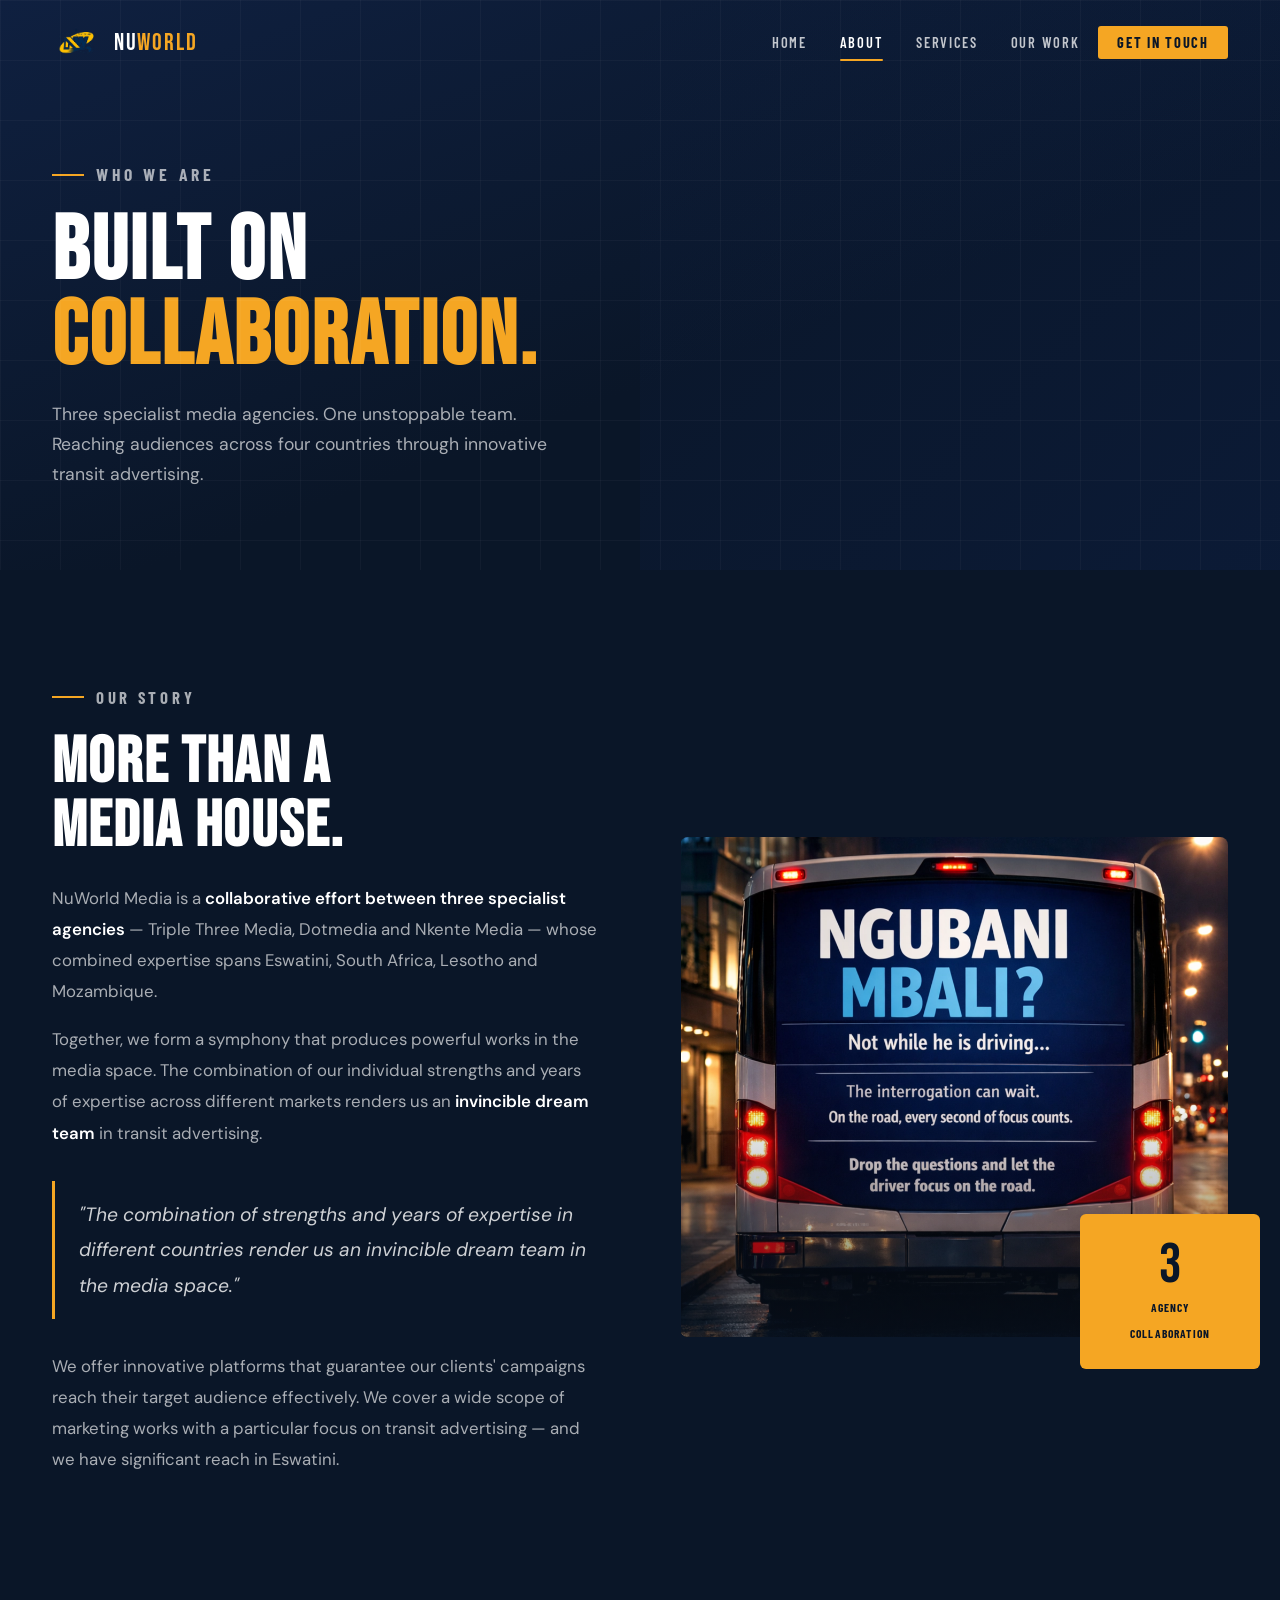
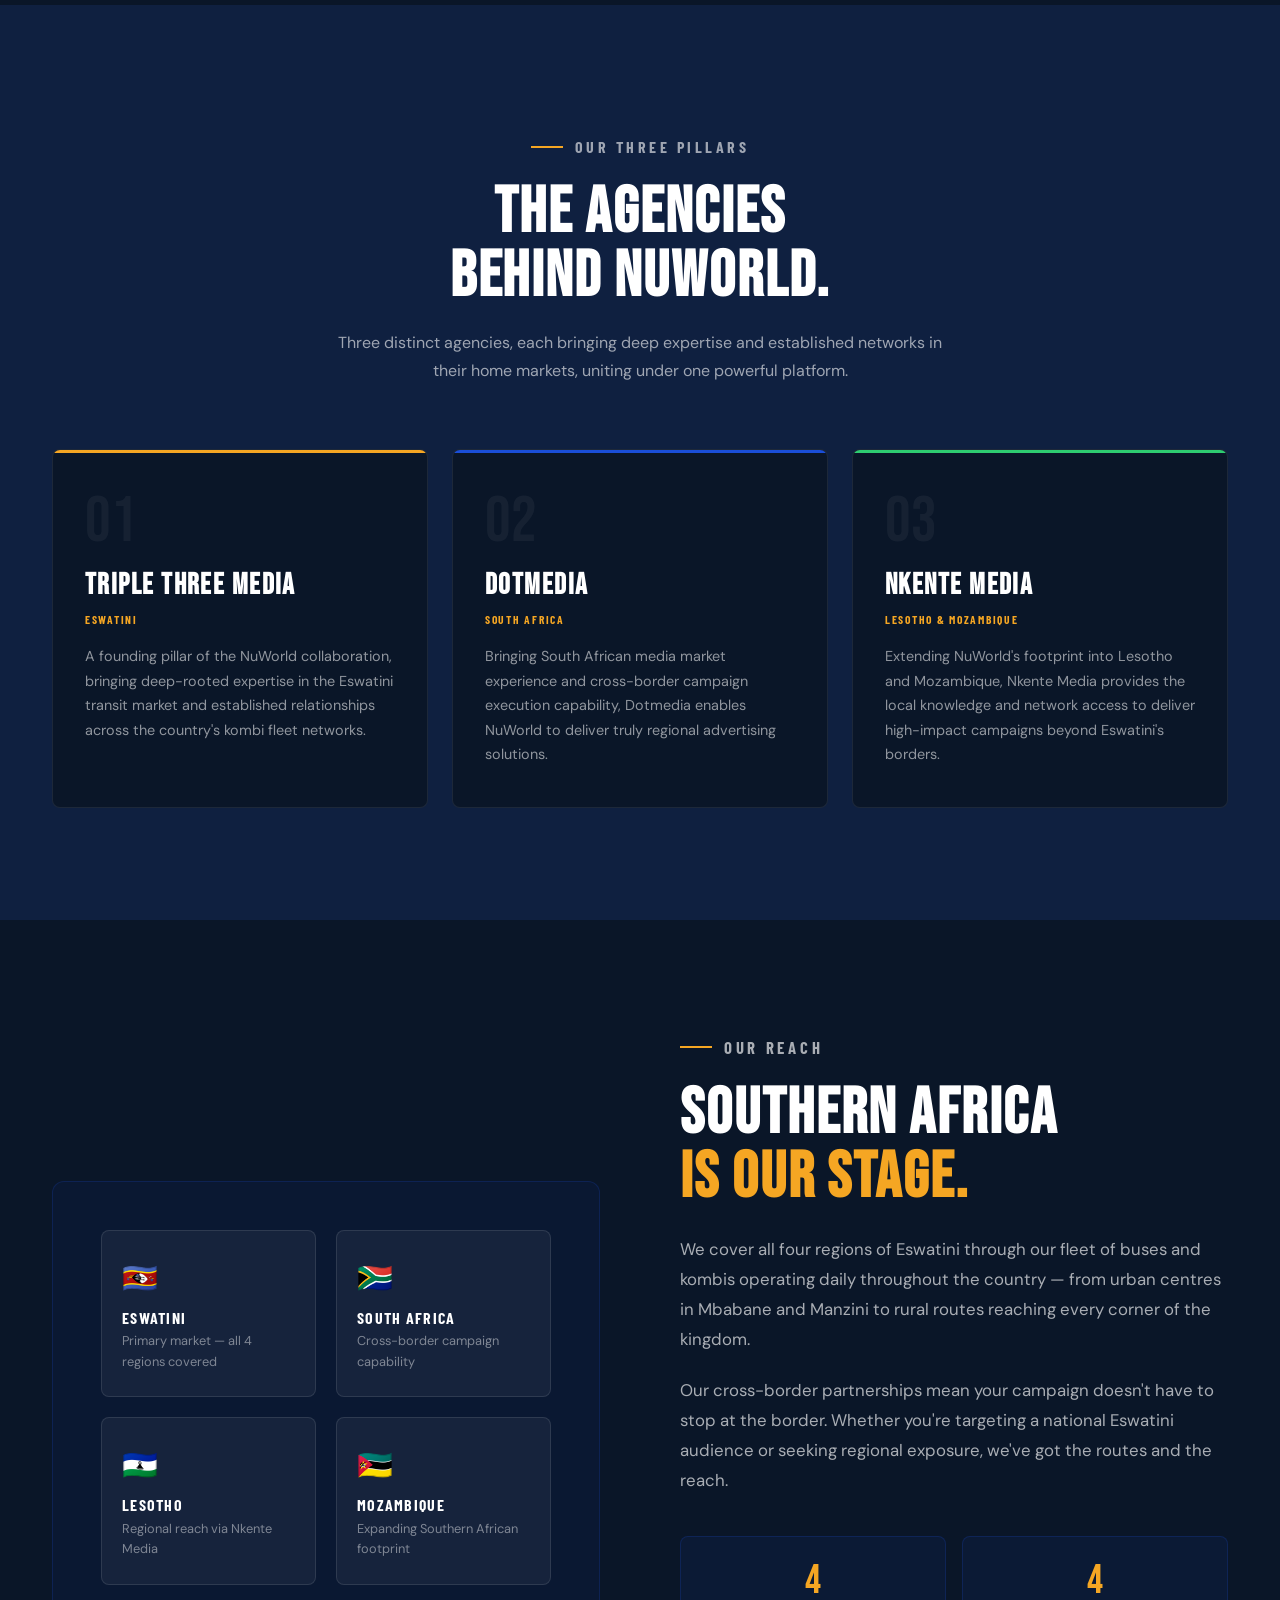
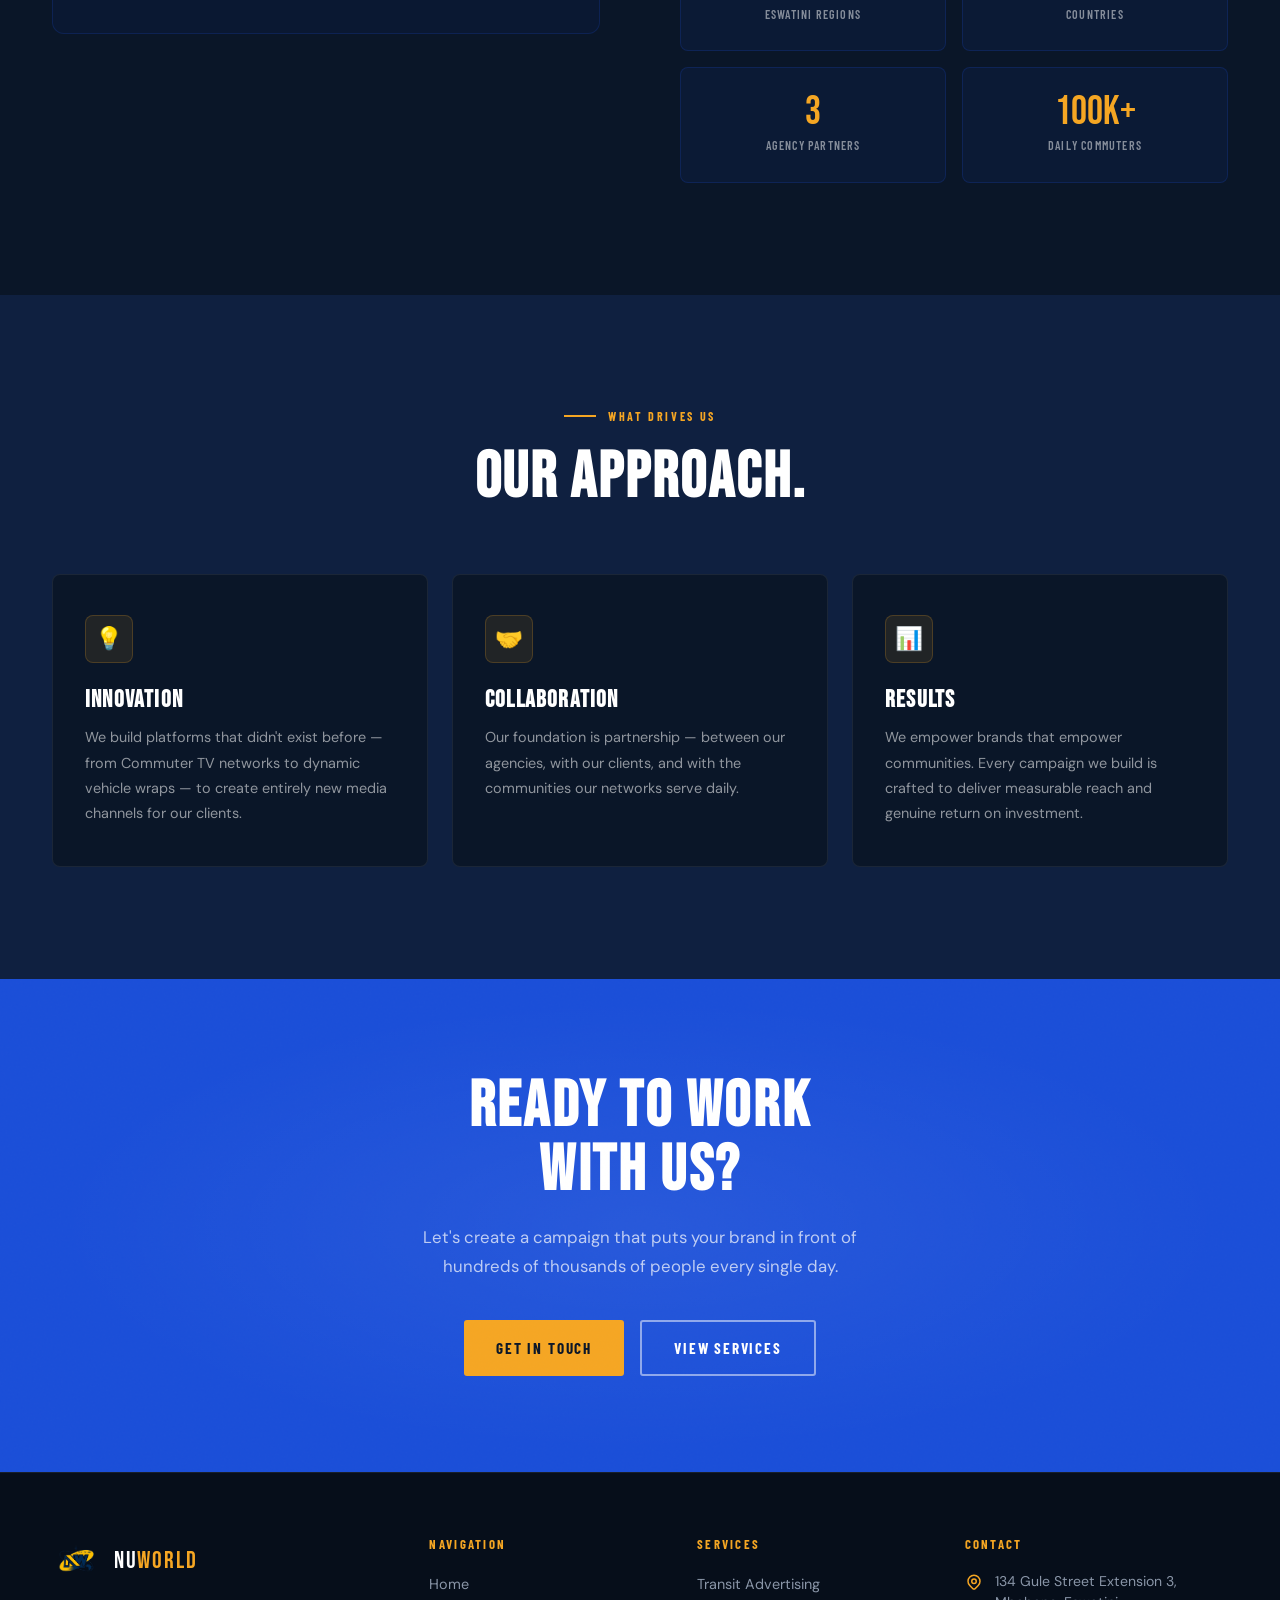
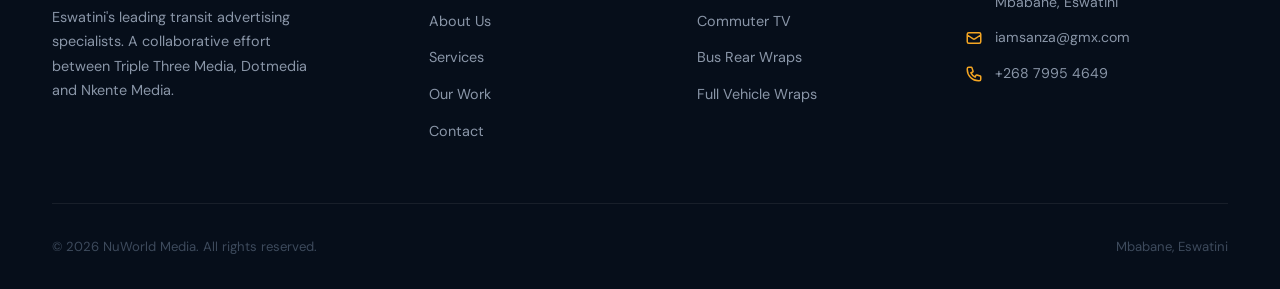
<file: about.html>
<!DOCTYPE html>
<html lang="en">
<head>
  <meta charset="UTF-8" />
  <meta name="viewport" content="width=device-width, initial-scale=1.0" />
  <title>About Us — NuWorld Media</title>
  <meta name="description" content="NuWorld Media is a collaborative effort between Triple Three Media, Dotmedia and Nkente Media, spanning Eswatini, South Africa, Lesotho and Mozambique." />
  <link rel="stylesheet" href="css/styles.css" />
  <style>
    /* ── ABOUT-SPECIFIC ── */

    /* Story Section */
    .story {
      padding: 7rem 0;
      background: var(--navy);
    }
    .story-layout {
      display: grid;
      grid-template-columns: 1fr 1fr;
      gap: 5rem;
      align-items: center;
    }
    .story-text .section-title { margin-bottom: 1.5rem; }
    .story-text p {
      color: rgba(255,255,255,0.65);
      font-size: 1.05rem;
      line-height: 1.85;
      margin-bottom: 1.1rem;
    }
    .story-text p strong { color: var(--white); font-weight: 600; }
    .story-text .quote-block {
      border-left: 3px solid var(--amber);
      padding: 1rem 0 1rem 1.5rem;
      margin: 2rem 0;
    }
    .story-text .quote-block p {
      font-size: 1.2rem;
      font-style: italic;
      color: rgba(255,255,255,0.8);
      margin: 0;
    }
    .story-visual {
      position: relative;
    }
    .story-img-frame {
      position: relative;
      border-radius: 8px;
      overflow: hidden;
      height: 500px;
    }
    .story-img-frame img {
      width: 100%; height: 100%;
      object-fit: cover;
    }
    .story-img-frame::after {
      content: '';
      position: absolute;
      inset: 0;
      background: linear-gradient(to top, rgba(10,22,40,0.6) 0%, transparent 50%);
    }
    .story-accent-box {
      position: absolute;
      bottom: -2rem; right: -2rem;
      width: 180px;
      background: var(--amber);
      color: var(--navy);
      padding: 1.5rem;
      border-radius: 6px;
      text-align: center;
      z-index: 2;
    }
    .story-accent-box .big {
      font-family: var(--font-display);
      font-size: 3.5rem;
      line-height: 1;
      display: block;
    }
    .story-accent-box .small {
      font-family: var(--font-condensed);
      font-size: 0.72rem;
      font-weight: 700;
      letter-spacing: 0.1em;
      text-transform: uppercase;
      line-height: 1.4;
    }

    /* Partners */
    .partners {
      padding: 7rem 0;
      background: var(--navy-mid);
    }
    .partners-header {
      text-align: center;
      max-width: 620px;
      margin: 0 auto 4rem;
    }
    .partners-header p {
      color: rgba(255,255,255,0.6);
      font-size: 1rem;
      line-height: 1.75;
      margin-top: 1rem;
    }
    .partners-cards {
      display: grid;
      grid-template-columns: repeat(3, 1fr);
      gap: 1.5rem;
    }
    .partner-card {
      background: var(--navy);
      border: 1px solid rgba(255,255,255,0.08);
      border-radius: 8px;
      padding: 2.5rem 2rem;
      position: relative;
      overflow: hidden;
      transition: all 0.35s ease;
    }
    .partner-card::before {
      content: '';
      position: absolute;
      top: 0; left: 0; right: 0;
      height: 3px;
    }
    .partner-card:nth-child(1)::before { background: var(--amber); }
    .partner-card:nth-child(2)::before { background: var(--blue); }
    .partner-card:nth-child(3)::before { background: #2ECC71; }
    .partner-card:hover {
      transform: translateY(-6px);
      box-shadow: 0 20px 50px rgba(0,0,0,0.35);
      border-color: rgba(255,255,255,0.14);
    }
    .partner-num {
      font-family: var(--font-display);
      font-size: 4rem;
      color: rgba(255,255,255,0.05);
      line-height: 1;
      margin-bottom: 1rem;
    }
    .partner-card h3 {
      font-family: var(--font-display);
      font-size: 1.8rem;
      letter-spacing: 0.05em;
      color: var(--white);
      margin-bottom: 0.5rem;
    }
    .partner-region {
      font-family: var(--font-condensed);
      font-size: 0.72rem;
      font-weight: 700;
      letter-spacing: 0.15em;
      text-transform: uppercase;
      color: var(--amber);
      margin-bottom: 1rem;
    }
    .partner-card p {
      font-size: 0.9rem;
      color: rgba(255,255,255,0.55);
      line-height: 1.7;
    }

    /* Coverage */
    .coverage {
      padding: 7rem 0;
      background: var(--navy);
    }
    .coverage-layout {
      display: grid;
      grid-template-columns: 1fr 1fr;
      gap: 5rem;
      align-items: center;
    }
    .coverage-map {
      position: relative;
      background: rgba(26,78,216,0.06);
      border: 1px solid rgba(26,78,216,0.2);
      border-radius: 12px;
      padding: 3rem;
      min-height: 400px;
      display: flex;
      align-items: center;
      justify-content: center;
    }
    .coverage-regions {
      display: grid;
      grid-template-columns: 1fr 1fr;
      gap: 1.25rem;
      width: 100%;
    }
    .region-tag {
      background: rgba(255,255,255,0.05);
      border: 1px solid rgba(255,255,255,0.1);
      border-radius: 8px;
      padding: 1.5rem 1.25rem;
      transition: all 0.25s ease;
    }
    .region-tag:hover {
      background: rgba(26,78,216,0.12);
      border-color: rgba(26,78,216,0.3);
    }
    .region-tag .flag { font-size: 1.8rem; margin-bottom: 0.5rem; }
    .region-tag h4 {
      font-family: var(--font-condensed);
      font-size: 1rem;
      font-weight: 700;
      letter-spacing: 0.08em;
      text-transform: uppercase;
      color: var(--white);
      margin-bottom: 0.3rem;
    }
    .region-tag p {
      font-size: 0.8rem;
      color: rgba(255,255,255,0.45);
    }
    .coverage-text .section-title { margin-bottom: 1.5rem; }
    .coverage-text p {
      color: rgba(255,255,255,0.65);
      font-size: 1.05rem;
      line-height: 1.8;
      margin-bottom: 1.25rem;
    }
    .coverage-stats {
      display: grid;
      grid-template-columns: 1fr 1fr;
      gap: 1rem;
      margin-top: 2.5rem;
    }
    .cstat {
      text-align: center;
      padding: 1.5rem 1rem;
      background: rgba(26,78,216,0.08);
      border: 1px solid rgba(26,78,216,0.2);
      border-radius: 8px;
    }
    .cstat .num {
      font-family: var(--font-display);
      font-size: 2.5rem;
      color: var(--amber);
      line-height: 1;
      display: block;
    }
    .cstat .lbl {
      font-family: var(--font-condensed);
      font-size: 0.75rem;
      font-weight: 600;
      letter-spacing: 0.1em;
      text-transform: uppercase;
      color: rgba(255,255,255,0.5);
      margin-top: 0.4rem;
    }

    /* Values */
    .values {
      padding: 7rem 0;
      background: var(--navy-mid);
    }
    .values-header { text-align: center; margin-bottom: 4rem; }
    .values-grid {
      display: grid;
      grid-template-columns: repeat(3, 1fr);
      gap: 1.5rem;
    }
    .value-card {
      padding: 2.5rem 2rem;
      background: var(--navy);
      border: 1px solid rgba(255,255,255,0.07);
      border-radius: 8px;
      transition: all 0.3s ease;
    }
    .value-card:hover {
      transform: translateY(-4px);
      border-color: rgba(245,166,35,0.25);
      box-shadow: 0 16px 40px rgba(0,0,0,0.3);
    }
    .value-icon {
      width: 48px;
      height: 48px;
      background: rgba(245,166,35,0.1);
      border: 1px solid rgba(245,166,35,0.2);
      border-radius: 8px;
      display: flex;
      align-items: center;
      justify-content: center;
      font-size: 1.4rem;
      margin-bottom: 1.5rem;
    }
    .value-card h3 {
      font-family: var(--font-display);
      font-size: 1.5rem;
      letter-spacing: 0.05em;
      color: var(--white);
      margin-bottom: 0.75rem;
    }
    .value-card p {
      font-size: 0.9rem;
      color: rgba(255,255,255,0.55);
      line-height: 1.75;
    }

    /* CTA */
    .about-cta {
      padding: 6rem 0;
      background: var(--blue);
      text-align: center;
      position: relative;
      overflow: hidden;
    }
    .about-cta::before {
      content: '';
      position: absolute;
      inset: 0;
      background: radial-gradient(ellipse at 50% 50%, rgba(255,255,255,0.06) 0%, transparent 65%);
    }
    .about-cta-content { position: relative; z-index: 1; }
    .about-cta h2 {
      font-family: var(--font-display);
      font-size: clamp(2.5rem, 5vw, 4.5rem);
      letter-spacing: 0.04em;
      line-height: 1.0;
      margin-bottom: 1.25rem;
    }
    .about-cta p {
      color: rgba(255,255,255,0.7);
      font-size: 1.05rem;
      max-width: 480px;
      margin: 0 auto 2.5rem;
      line-height: 1.7;
    }

    @media (max-width: 1024px) {
      .story-layout, .coverage-layout { grid-template-columns: 1fr; gap: 3rem; }
      .partners-cards { grid-template-columns: 1fr; }
      .values-grid { grid-template-columns: 1fr 1fr; }
    }
    @media (max-width: 768px) {
      .values-grid { grid-template-columns: 1fr; }
      .story-accent-box { right: 0; }
    }
  </style>
</head>
<body>

  <!-- NAVBAR -->
  <nav class="navbar scrolled" id="navbar">
    <div class="container">
      <div class="navbar-inner">
        <a href="index.html" class="logo-box">
          <img src="logo1.png" alt="NuWorld Media" style="height: 48px; width: auto;" />
          <div class="logo-text">Nu<span>World</span></div>
        </a>
        <ul class="nav-links">
          <li><a href="index.html">Home</a></li>
          <li><a href="about.html" class="active">About</a></li>
          <li><a href="services.html">Services</a></li>
          <li><a href="portfolio.html">Our Work</a></li>
          <li><a href="contact.html" class="nav-cta">Get In Touch</a></li>
        </ul>
        <button class="hamburger" id="hamburger" aria-label="Open menu">
          <span></span><span></span><span></span>
        </button>
      </div>
    </div>
  </nav>

  <div class="mobile-menu" id="mobileMenu">
    <button class="mobile-menu-close" id="menuClose">✕</button>
    <a href="index.html">Home</a>
    <a href="about.html">About</a>
    <a href="services.html">Services</a>
    <a href="portfolio.html">Our Work</a>
    <a href="contact.html">Get In Touch</a>
  </div>

  <!-- PAGE HERO -->
  <section class="page-hero">
    <div class="page-hero-grid"></div>
    <div class="container">
      <p class="section-label">Who We Are</p>
      <h1>Built on<br><span class="amber">Collaboration.</span></h1>
      <p>Three specialist media agencies. One unstoppable team. Reaching audiences across four countries through innovative transit advertising.</p>
    </div>
  </section>

  <!-- STORY -->
  <section class="story">
    <div class="container">
      <div class="story-layout">
        <div class="story-text reveal">
          <p class="section-label">Our Story</p>
          <h2 class="section-title">More Than a<br>Media House.</h2>
          <p>NuWorld Media is a <strong>collaborative effort between three specialist agencies</strong> — Triple Three Media, Dotmedia and Nkente Media — whose combined expertise spans Eswatini, South Africa, Lesotho and Mozambique.</p>
          <p>Together, we form a symphony that produces powerful works in the media space. The combination of our individual strengths and years of expertise across different markets renders us an <strong>invincible dream team</strong> in transit advertising.</p>
          <div class="quote-block">
            <p>"The combination of strengths and years of expertise in different countries render us an invincible dream team in the media space."</p>
          </div>
          <p>We offer innovative platforms that guarantee our clients' campaigns reach their target audience effectively. We cover a wide scope of marketing works with a particular focus on transit advertising — and we have significant reach in Eswatini.</p>
        </div>
        <div class="story-visual reveal reveal-delay-2">
          <div class="story-img-frame">
            <img src="Outside1.png" alt="NuWorld Media transit advertising campaign" loading="lazy" />
          </div>
          <div class="story-accent-box">
            <span class="big">3</span>
            <span class="small">Agency<br>Collaboration</span>
          </div>
        </div>
      </div>
    </div>
  </section>

  <!-- PARTNERS -->
  <section class="partners">
    <div class="container">
      <div class="partners-header reveal">
        <p class="section-label" style="justify-content:center;">Our Three Pillars</p>
        <h2 class="section-title">The Agencies<br>Behind NuWorld.</h2>
        <p>Three distinct agencies, each bringing deep expertise and established networks in their home markets, uniting under one powerful platform.</p>
      </div>
      <div class="partners-cards">
        <div class="partner-card reveal">
          <div class="partner-num">01</div>
          <h3>Triple Three Media</h3>
          <div class="partner-region">Eswatini</div>
          <p>A founding pillar of the NuWorld collaboration, bringing deep-rooted expertise in the Eswatini transit market and established relationships across the country's kombi fleet networks.</p>
        </div>
        <div class="partner-card reveal reveal-delay-1">
          <div class="partner-num">02</div>
          <h3>Dotmedia</h3>
          <div class="partner-region">South Africa</div>
          <p>Bringing South African media market experience and cross-border campaign execution capability, Dotmedia enables NuWorld to deliver truly regional advertising solutions.</p>
        </div>
        <div class="partner-card reveal reveal-delay-2">
          <div class="partner-num">03</div>
          <h3>Nkente Media</h3>
          <div class="partner-region">Lesotho &amp; Mozambique</div>
          <p>Extending NuWorld's footprint into Lesotho and Mozambique, Nkente Media provides the local knowledge and network access to deliver high-impact campaigns beyond Eswatini's borders.</p>
        </div>
      </div>
    </div>
  </section>

  <!-- COVERAGE -->
  <section class="coverage">
    <div class="container">
      <div class="coverage-layout">
        <div class="coverage-map reveal">
          <div class="coverage-regions">
            <div class="region-tag">
              <div class="flag">🇸🇿</div>
              <h4>Eswatini</h4>
              <p>Primary market — all 4 regions covered</p>
            </div>
            <div class="region-tag">
              <div class="flag">🇿🇦</div>
              <h4>South Africa</h4>
              <p>Cross-border campaign capability</p>
            </div>
            <div class="region-tag">
              <div class="flag">🇱🇸</div>
              <h4>Lesotho</h4>
              <p>Regional reach via Nkente Media</p>
            </div>
            <div class="region-tag">
              <div class="flag">🇲🇿</div>
              <h4>Mozambique</h4>
              <p>Expanding Southern African footprint</p>
            </div>
          </div>
        </div>
        <div class="coverage-text reveal reveal-delay-1">
          <p class="section-label">Our Reach</p>
          <h2 class="section-title">Southern Africa<br><span class="amber">Is Our Stage.</span></h2>
          <p>We cover all four regions of Eswatini through our fleet of buses and kombis operating daily throughout the country — from urban centres in Mbabane and Manzini to rural routes reaching every corner of the kingdom.</p>
          <p>Our cross-border partnerships mean your campaign doesn't have to stop at the border. Whether you're targeting a national Eswatini audience or seeking regional exposure, we've got the routes and the reach.</p>
          <div class="coverage-stats">
            <div class="cstat">
              <span class="num">4</span>
              <span class="lbl">Eswatini Regions</span>
            </div>
            <div class="cstat">
              <span class="num">4</span>
              <span class="lbl">Countries</span>
            </div>
            <div class="cstat">
              <span class="num">3</span>
              <span class="lbl">Agency Partners</span>
            </div>
            <div class="cstat">
              <span class="num">100K+</span>
              <span class="lbl">Daily Commuters</span>
            </div>
          </div>
        </div>
      </div>
    </div>
  </section>

  <!-- VALUES -->
  <section class="values">
    <div class="container">
      <div class="values-header reveal">
        <p class="section-label" style="justify-content:center;">What Drives Us</p>
        <h2 class="section-title">Our Approach.</h2>
      </div>
      <div class="values-grid">
        <div class="value-card reveal">
          <div class="value-icon">💡</div>
          <h3>Innovation</h3>
          <p>We build platforms that didn't exist before — from Commuter TV networks to dynamic vehicle wraps — to create entirely new media channels for our clients.</p>
        </div>
        <div class="value-card reveal reveal-delay-1">
          <div class="value-icon">🤝</div>
          <h3>Collaboration</h3>
          <p>Our foundation is partnership — between our agencies, with our clients, and with the communities our networks serve daily.</p>
        </div>
        <div class="value-card reveal reveal-delay-2">
          <div class="value-icon">📊</div>
          <h3>Results</h3>
          <p>We empower brands that empower communities. Every campaign we build is crafted to deliver measurable reach and genuine return on investment.</p>
        </div>
      </div>
    </div>
  </section>

  <!-- CTA -->
  <section class="about-cta noise">
    <div class="about-cta-content container reveal">
      <h2>Ready to Work<br>with Us?</h2>
      <p>Let's create a campaign that puts your brand in front of hundreds of thousands of people every single day.</p>
      <div style="display:flex;gap:1rem;justify-content:center;flex-wrap:wrap;">
        <a href="contact.html" class="btn btn-amber">Get In Touch</a>
        <a href="services.html" class="btn btn-outline">View Services</a>
      </div>
    </div>
  </section>

  <!-- FOOTER -->
  <footer>
    <div class="container">
      <div class="footer-grid">
        <div class="footer-brand">
          <a href="index.html" class="logo-box">
            <img src="logo1.png" alt="NuWorld Media" style="height: 48px; width: auto;" />
            <div class="logo-text">Nu<span>World</span></div>
          </a>
          <p>Eswatini's leading transit advertising specialists. A collaborative effort between Triple Three Media, Dotmedia and Nkente Media.</p>
        </div>
        <div class="footer-col">
          <h4>Navigation</h4>
          <ul>
            <li><a href="index.html">Home</a></li>
            <li><a href="about.html">About Us</a></li>
            <li><a href="services.html">Services</a></li>
            <li><a href="portfolio.html">Our Work</a></li>
            <li><a href="contact.html">Contact</a></li>
          </ul>
        </div>
        <div class="footer-col">
          <h4>Services</h4>
          <ul>
            <li><a href="services.html#transit">Transit Advertising</a></li>
            <li><a href="services.html#commuter-tv">Commuter TV</a></li>
            <li><a href="services.html#transit">Bus Rear Wraps</a></li>
            <li><a href="services.html#transit">Full Vehicle Wraps</a></li>
          </ul>
        </div>
        <div class="footer-col">
          <h4>Contact</h4>
          <div class="footer-contact-item">
            <svg class="icon" fill="none" stroke="currentColor" stroke-width="2" viewBox="0 0 24 24"><path d="M17.657 16.657L13.414 20.9a1.998 1.998 0 01-2.827 0l-4.244-4.243a8 8 0 1111.314 0z"/><path d="M15 11a3 3 0 11-6 0 3 3 0 016 0z"/></svg>
            <span>134 Gule Street Extension 3,<br>Mbabane, Eswatini</span>
          </div>
          <div class="footer-contact-item">
            <svg class="icon" fill="none" stroke="currentColor" stroke-width="2" viewBox="0 0 24 24"><path d="M3 8l7.89 5.26a2 2 0 002.22 0L21 8M5 19h14a2 2 0 002-2V7a2 2 0 00-2-2H5a2 2 0 00-2 2v10a2 2 0 002 2z"/></svg>
            <span>iamsanza@gmx.com</span>
          </div>
          <div class="footer-contact-item">
            <svg class="icon" fill="none" stroke="currentColor" stroke-width="2" viewBox="0 0 24 24"><path d="M3 5a2 2 0 012-2h3.28a1 1 0 01.948.684l1.498 4.493a1 1 0 01-.502 1.21l-2.257 1.13a11.042 11.042 0 005.516 5.516l1.13-2.257a1 1 0 011.21-.502l4.493 1.498a1 1 0 01.684.949V19a2 2 0 01-2 2h-1C9.716 21 3 14.284 3 6V5z"/></svg>
            <span>+268 7995 4649</span>
          </div>
        </div>
      </div>
      <div class="footer-bottom">
        <span>&copy; 2026 NuWorld Media. All rights reserved.</span>
        <span>Mbabane, Eswatini</span>
      </div>
    </div>
  </footer>

  <script>
    const navbar = document.getElementById('navbar');
    window.addEventListener('scroll', () => {
      navbar.classList.toggle('scrolled', window.scrollY > 60);
    });
    document.getElementById('hamburger').addEventListener('click', () => {
      document.getElementById('mobileMenu').classList.add('open');
    });
    document.getElementById('menuClose').addEventListener('click', () => {
      document.getElementById('mobileMenu').classList.remove('open');
    });
    const revealEls = document.querySelectorAll('.reveal');
    const observer = new IntersectionObserver((entries) => {
      entries.forEach(entry => {
        if (entry.isIntersecting) { entry.target.classList.add('visible'); observer.unobserve(entry.target); }
      });
    }, { threshold: 0.1 });
    revealEls.forEach(el => observer.observe(el));
  </script>
</body>
</html>
</file>
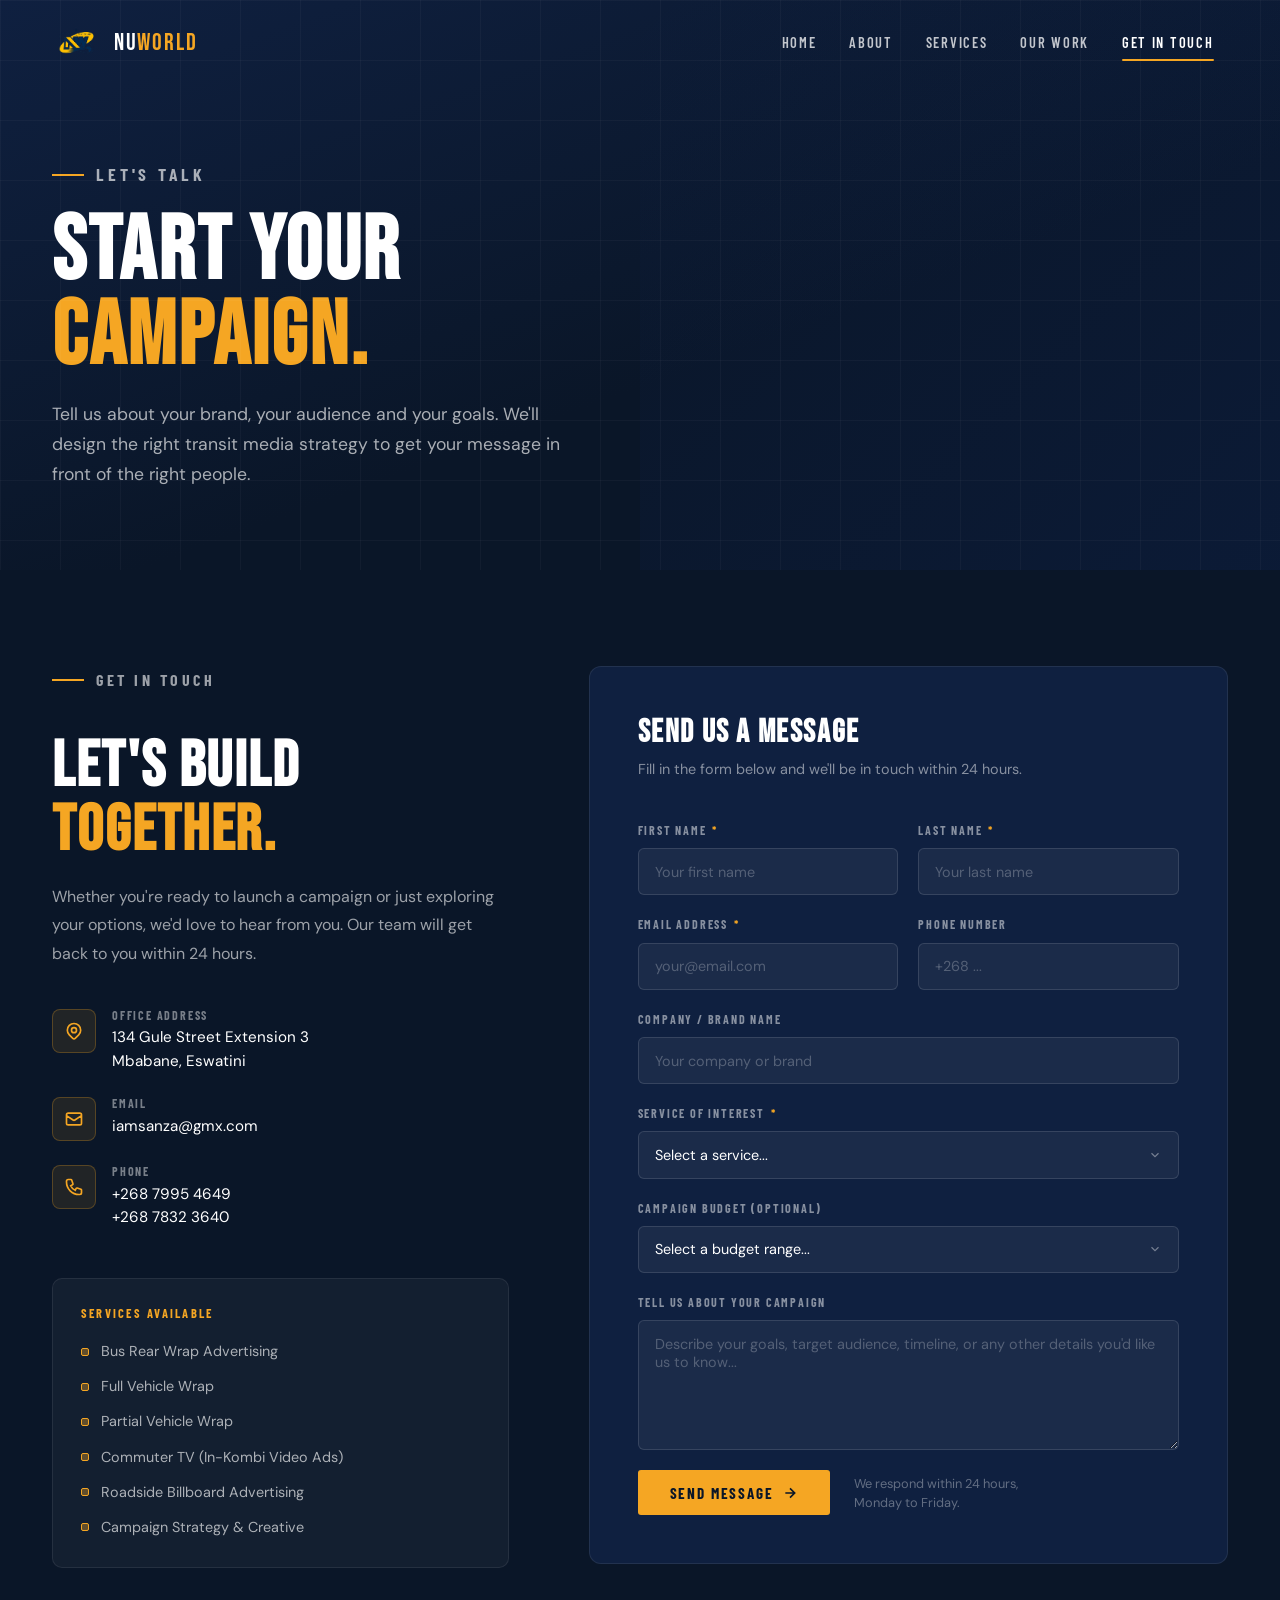
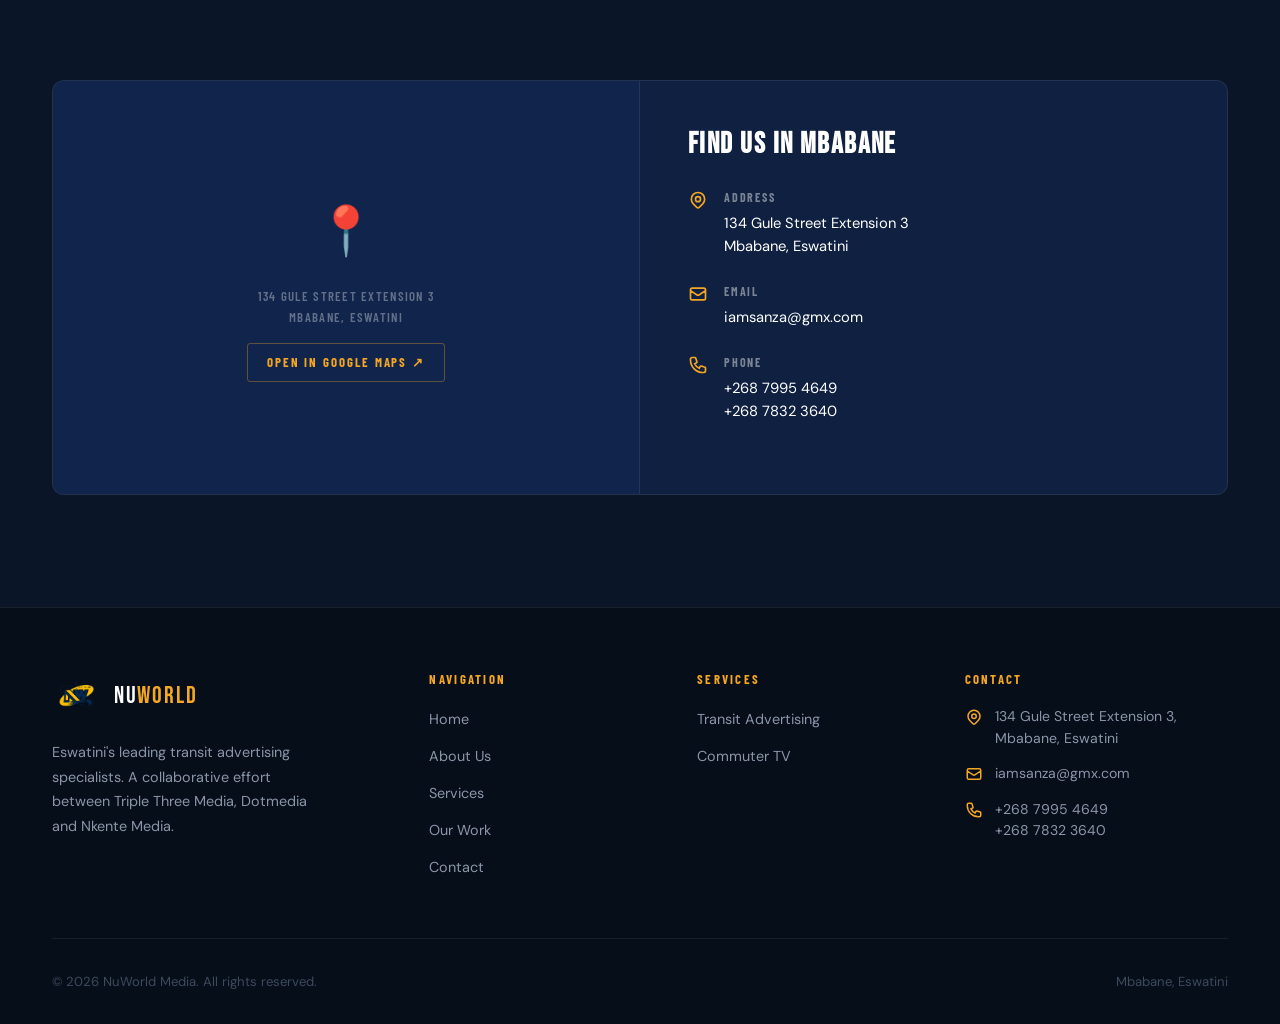
<file: contact.html>
<!DOCTYPE html>
<html lang="en">
<head>
  <meta charset="UTF-8" />
  <meta name="viewport" content="width=device-width, initial-scale=1.0" />
  <title>Contact — NuWorld Media</title>
  <meta name="description" content="Get in touch with NuWorld Media. Start a transit advertising campaign in Eswatini. 134 Gule Street, Mbabane." />
  <link rel="stylesheet" href="css/styles.css" />
  <style>
    /* ── CONTACT-SPECIFIC ── */

    .contact-section {
      padding: 6rem 0 7rem;
      background: var(--navy);
    }
    .contact-layout {
      display: grid;
      grid-template-columns: 1fr 1.4fr;
      gap: 5rem;
      align-items: start;
    }

    /* Contact Info */
    .contact-info .section-title { margin-bottom: 1.25rem; }
    .contact-info > p {
      color: rgba(255,255,255,0.6);
      font-size: 1rem;
      line-height: 1.8;
      margin-bottom: 2.5rem;
    }
    .contact-details {
      display: flex;
      flex-direction: column;
      gap: 1.5rem;
      margin-bottom: 3rem;
    }
    .contact-detail {
      display: flex;
      align-items: flex-start;
      gap: 1rem;
    }
    .contact-detail-icon {
      width: 44px;
      height: 44px;
      background: rgba(245,166,35,0.1);
      border: 1px solid rgba(245,166,35,0.25);
      border-radius: 8px;
      display: flex;
      align-items: center;
      justify-content: center;
      flex-shrink: 0;
    }
    .contact-detail-icon svg {
      width: 20px; height: 20px;
      color: var(--amber);
    }
    .contact-detail-text h4 {
      font-family: var(--font-condensed);
      font-size: 0.75rem;
      font-weight: 700;
      letter-spacing: 0.15em;
      text-transform: uppercase;
      color: rgba(255,255,255,0.45);
      margin-bottom: 0.25rem;
    }
    .contact-detail-text p {
      font-size: 0.95rem;
      color: var(--white);
      line-height: 1.55;
    }
    .contact-detail-text a {
      color: var(--white);
      transition: color 0.2s;
    }
    .contact-detail-text a:hover { color: var(--amber); }

    /* Services of Interest */
    .services-interest {
      background: rgba(255,255,255,0.04);
      border: 1px solid rgba(255,255,255,0.08);
      border-radius: 10px;
      padding: 1.75rem;
    }
    .services-interest h4 {
      font-family: var(--font-condensed);
      font-size: 0.78rem;
      font-weight: 700;
      letter-spacing: 0.18em;
      text-transform: uppercase;
      color: var(--amber);
      margin-bottom: 1.25rem;
    }
    .service-options {
      display: flex;
      flex-direction: column;
      gap: 0.75rem;
    }
    .service-option {
      display: flex;
      align-items: center;
      gap: 0.75rem;
      font-size: 0.9rem;
      color: rgba(255,255,255,0.65);
    }
    .service-option::before {
      content: '';
      width: 8px;
      height: 8px;
      background: rgba(245,166,35,0.35);
      border: 1px solid var(--amber);
      border-radius: 2px;
      flex-shrink: 0;
    }

    /* Contact Form */
    .contact-form-wrapper {
      background: var(--navy-mid);
      border: 1px solid rgba(255,255,255,0.08);
      border-radius: 12px;
      padding: 3rem;
    }
    .contact-form-wrapper h3 {
      font-family: var(--font-display);
      font-size: 2rem;
      letter-spacing: 0.05em;
      color: var(--white);
      margin-bottom: 0.5rem;
    }
    .contact-form-wrapper > p {
      font-size: 0.9rem;
      color: rgba(255,255,255,0.5);
      margin-bottom: 2.5rem;
      line-height: 1.6;
    }
    .form-row {
      display: grid;
      grid-template-columns: 1fr 1fr;
      gap: 1.25rem;
    }
    .form-group {
      display: flex;
      flex-direction: column;
      gap: 0.5rem;
      margin-bottom: 1.25rem;
    }
    .form-group label {
      font-family: var(--font-condensed);
      font-size: 0.75rem;
      font-weight: 700;
      letter-spacing: 0.15em;
      text-transform: uppercase;
      color: rgba(255,255,255,0.5);
    }
    .form-group label .req { color: var(--amber); margin-left: 2px; }
    .form-group input,
    .form-group select,
    .form-group textarea {
      background: rgba(255,255,255,0.05);
      border: 1px solid rgba(255,255,255,0.12);
      border-radius: 6px;
      padding: 0.85rem 1rem;
      font-family: var(--font-body);
      font-size: 0.9rem;
      color: var(--white);
      outline: none;
      transition: all 0.25s ease;
      width: 100%;
    }
    .form-group input::placeholder,
    .form-group textarea::placeholder {
      color: rgba(255,255,255,0.25);
    }
    .form-group select {
      appearance: none;
      background-image: url("data:image/svg+xml,%3Csvg xmlns='http://www.w3.org/2000/svg' width='12' height='12' fill='none' stroke='rgba(255,255,255,0.4)' stroke-width='2' viewBox='0 0 24 24'%3E%3Cpath d='M6 9l6 6 6-6'/%3E%3C/svg%3E");
      background-repeat: no-repeat;
      background-position: right 1rem center;
      background-size: 14px;
      cursor: pointer;
    }
    .form-group select option { background: var(--navy); color: var(--white); }
    .form-group input:focus,
    .form-group select:focus,
    .form-group textarea:focus {
      border-color: rgba(245,166,35,0.6);
      background: rgba(245,166,35,0.04);
      box-shadow: 0 0 0 3px rgba(245,166,35,0.08);
    }
    .form-group textarea {
      resize: vertical;
      min-height: 130px;
    }
    .form-checkbox {
      display: flex;
      align-items: flex-start;
      gap: 0.75rem;
      margin-bottom: 2rem;
      cursor: pointer;
    }
    .form-checkbox input { width: auto; }
    .form-checkbox span {
      font-size: 0.85rem;
      color: rgba(255,255,255,0.5);
      line-height: 1.55;
    }
    .form-submit {
      display: flex;
      align-items: center;
      gap: 1.5rem;
    }
    .form-note {
      font-size: 0.8rem;
      color: rgba(255,255,255,0.35);
      line-height: 1.5;
    }

    /* Success message */
    .form-success {
      display: none;
      text-align: center;
      padding: 2.5rem;
    }
    .form-success .success-icon {
      font-size: 3rem;
      margin-bottom: 1rem;
    }
    .form-success h4 {
      font-family: var(--font-display);
      font-size: 1.8rem;
      letter-spacing: 0.05em;
      color: var(--white);
      margin-bottom: 0.75rem;
    }
    .form-success p {
      color: rgba(255,255,255,0.6);
      font-size: 0.95rem;
      line-height: 1.7;
    }

    /* Map / Location */
    .location-section {
      padding: 0 0 7rem;
      background: var(--navy);
    }
    .location-card {
      background: var(--navy-mid);
      border: 1px solid rgba(255,255,255,0.08);
      border-radius: 12px;
      overflow: hidden;
      display: grid;
      grid-template-columns: 1fr 1fr;
    }
    .location-map-placeholder {
      background: rgba(26,78,216,0.08);
      border-right: 1px solid rgba(255,255,255,0.08);
      min-height: 320px;
      display: flex;
      flex-direction: column;
      align-items: center;
      justify-content: center;
      gap: 1rem;
      padding: 3rem;
      text-align: center;
    }
    .location-map-placeholder .map-icon {
      font-size: 3rem;
    }
    .location-map-placeholder p {
      font-family: var(--font-condensed);
      font-size: 0.8rem;
      font-weight: 600;
      letter-spacing: 0.1em;
      text-transform: uppercase;
      color: rgba(255,255,255,0.35);
      line-height: 1.6;
    }
    .location-map-placeholder a {
      font-family: var(--font-condensed);
      font-size: 0.8rem;
      font-weight: 700;
      letter-spacing: 0.15em;
      text-transform: uppercase;
      color: var(--amber);
      border: 1px solid rgba(245,166,35,0.35);
      padding: 0.5rem 1.2rem;
      border-radius: 3px;
      transition: all 0.2s;
    }
    .location-map-placeholder a:hover {
      background: rgba(245,166,35,0.1);
    }
    .location-info {
      padding: 3rem;
    }
    .location-info h3 {
      font-family: var(--font-display);
      font-size: 1.8rem;
      letter-spacing: 0.05em;
      color: var(--white);
      margin-bottom: 1.75rem;
    }
    .location-detail {
      display: flex;
      gap: 1rem;
      margin-bottom: 1.5rem;
    }
    .location-detail-icon {
      color: var(--amber);
      flex-shrink: 0;
      margin-top: 2px;
    }
    .location-detail h5 {
      font-family: var(--font-condensed);
      font-size: 0.75rem;
      font-weight: 700;
      letter-spacing: 0.15em;
      text-transform: uppercase;
      color: rgba(255,255,255,0.45);
      margin-bottom: 0.3rem;
    }
    .location-detail p {
      font-size: 0.92rem;
      color: var(--white);
      line-height: 1.55;
    }
    .location-detail a { color: var(--white); transition: color 0.2s; }
    .location-detail a:hover { color: var(--amber); }

    @media (max-width: 1024px) {
      .contact-layout { grid-template-columns: 1fr; gap: 3rem; }
      .location-card { grid-template-columns: 1fr; }
      .location-map-placeholder { border-right: none; border-bottom: 1px solid rgba(255,255,255,0.08); }
    }
    @media (max-width: 640px) {
      .form-row { grid-template-columns: 1fr; }
      .contact-form-wrapper { padding: 2rem 1.5rem; }
      .form-submit { flex-direction: column; align-items: flex-start; }
    }
  </style>
</head>
<body>

  <nav class="navbar scrolled" id="navbar">
    <div class="container">
      <div class="navbar-inner">
        <a href="index.html" class="logo-box">
          <img src="logo1.png" alt="NuWorld Media" style="height: 48px; width: auto;" />
          <div class="logo-text">Nu<span>World</span></div>
        </a>
        <ul class="nav-links">
          <li><a href="index.html">Home</a></li>
          <li><a href="about.html">About</a></li>
          <li><a href="services.html">Services</a></li>
          <li><a href="portfolio.html">Our Work</a></li>
          <li><a href="contact.html" class="active">Get In Touch</a></li>
        </ul>
        <button class="hamburger" id="hamburger" aria-label="Open menu">
          <span></span><span></span><span></span>
        </button>
      </div>
    </div>
  </nav>

  <div class="mobile-menu" id="mobileMenu">
    <button class="mobile-menu-close" id="menuClose">✕</button>
    <a href="index.html">Home</a>
    <a href="about.html">About</a>
    <a href="services.html">Services</a>
    <a href="portfolio.html">Our Work</a>
    <a href="contact.html">Get In Touch</a>
  </div>

  <section class="page-hero">
    <div class="page-hero-grid"></div>
    <div class="container">
      <p class="section-label">Let's Talk</p>
      <h1>Start Your<br><span class="amber">Campaign.</span></h1>
      <p>Tell us about your brand, your audience and your goals. We'll design the right transit media strategy to get your message in front of the right people.</p>
    </div>
  </section>

  <!-- CONTACT SECTION -->
  <section class="contact-section">
    <div class="container">
      <div class="contact-layout">

        <!-- Left: Info -->
        <div class="contact-info reveal">
          <p class="section-label">Get In Touch</p>
          <h2 class="section-title">Let's Build<br><span class="amber">Together.</span></h2>
          <p>Whether you're ready to launch a campaign or just exploring your options, we'd love to hear from you. Our team will get back to you within 24 hours.</p>

          <div class="contact-details">
            <div class="contact-detail">
              <div class="contact-detail-icon">
                <svg fill="none" stroke="currentColor" stroke-width="2" viewBox="0 0 24 24"><path d="M17.657 16.657L13.414 20.9a1.998 1.998 0 01-2.827 0l-4.244-4.243a8 8 0 1111.314 0z"/><path d="M15 11a3 3 0 11-6 0 3 3 0 016 0z"/></svg>
              </div>
              <div class="contact-detail-text">
                <h4>Office Address</h4>
                <p>134 Gule Street Extension 3<br>Mbabane, Eswatini</p>
              </div>
            </div>
            <div class="contact-detail">
              <div class="contact-detail-icon">
                <svg fill="none" stroke="currentColor" stroke-width="2" viewBox="0 0 24 24"><path d="M3 8l7.89 5.26a2 2 0 002.22 0L21 8M5 19h14a2 2 0 002-2V7a2 2 0 00-2-2H5a2 2 0 00-2 2v10a2 2 0 002 2z"/></svg>
              </div>
              <div class="contact-detail-text">
                <h4>Email</h4>
                <p><a href="mailto:iamsanza@gmx.com">iamsanza@gmx.com</a></p>
              </div>
            </div>
            <div class="contact-detail">
              <div class="contact-detail-icon">
                <svg fill="none" stroke="currentColor" stroke-width="2" viewBox="0 0 24 24"><path d="M3 5a2 2 0 012-2h3.28a1 1 0 01.948.684l1.498 4.493a1 1 0 01-.502 1.21l-2.257 1.13a11.042 11.042 0 005.516 5.516l1.13-2.257a1 1 0 011.21-.502l4.493 1.498a1 1 0 01.684.949V19a2 2 0 01-2 2h-1C9.716 21 3 14.284 3 6V5z"/></svg>
              </div>
              <div class="contact-detail-text">
                <h4>Phone</h4>
                <p>
                  <a href="tel:+26879954649">+268 7995 4649</a><br>
                  <a href="tel:+26878323640">+268 7832 3640</a>
                </p>
              </div>
            </div>
          </div>

          <div class="services-interest">
            <h4>Services Available</h4>
            <div class="service-options">
              <div class="service-option">Bus Rear Wrap Advertising</div>
              <div class="service-option">Full Vehicle Wrap</div>
              <div class="service-option">Partial Vehicle Wrap</div>
              <div class="service-option">Commuter TV (In-Kombi Video Ads)</div>
              <div class="service-option">Roadside Billboard Advertising</div>
              <div class="service-option">Campaign Strategy &amp; Creative</div>
            </div>
          </div>
        </div>

        <!-- Right: Form -->
        <div class="contact-form-wrapper reveal reveal-delay-1">
          <h3>Send Us a Message</h3>
          <p>Fill in the form below and we'll be in touch within 24 hours.</p>

          <div id="contactForm">
            <div class="form-row">
              <div class="form-group">
                <label>First Name <span class="req">*</span></label>
                <input type="text" id="firstName" placeholder="Your first name" />
              </div>
              <div class="form-group">
                <label>Last Name <span class="req">*</span></label>
                <input type="text" id="lastName" placeholder="Your last name" />
              </div>
            </div>
            <div class="form-row">
              <div class="form-group">
                <label>Email Address <span class="req">*</span></label>
                <input type="email" id="email" placeholder="your@email.com" />
              </div>
              <div class="form-group">
                <label>Phone Number</label>
                <input type="tel" id="phone" placeholder="+268 ..." />
              </div>
            </div>
            <div class="form-group">
              <label>Company / Brand Name</label>
              <input type="text" id="company" placeholder="Your company or brand" />
            </div>
            <div class="form-group">
              <label>Service of Interest <span class="req">*</span></label>
              <select id="service">
                <option value="" disabled selected>Select a service...</option>
                <option value="transit-rear">Bus Rear Wrap</option>
                <option value="transit-full">Full Vehicle Wrap</option>
                <option value="transit-partial">Partial Vehicle Wrap</option>
                <option value="commuter-tv">Commuter TV</option>
                <option value="billboard">Roadside Billboard</option>
                <option value="multiple">Multiple Services</option>
                <option value="unsure">Not Sure — Need Advice</option>
              </select>
            </div>
            <div class="form-group">
              <label>Campaign Budget (Optional)</label>
              <select id="budget">
                <option value="" disabled selected>Select a budget range...</option>
                <option value="under-10k">Under E10,000</option>
                <option value="10k-50k">E10,000 – E50,000</option>
                <option value="50k-100k">E50,000 – E100,000</option>
                <option value="100k-plus">E100,000+</option>
                <option value="unsure">Not Sure Yet</option>
              </select>
            </div>
            <div class="form-group">
              <label>Tell Us About Your Campaign</label>
              <textarea id="message" placeholder="Describe your goals, target audience, timeline, or any other details you'd like us to know..."></textarea>
            </div>
            <div class="form-submit">
              <button class="btn btn-amber" id="submitBtn" onclick="handleSubmit(event)">
                Send Message
                <svg width="16" height="16" fill="none" stroke="currentColor" stroke-width="2.5" viewBox="0 0 24 24"><path d="M5 12h14M12 5l7 7-7 7"/></svg>
              </button>
              <span class="form-note">We respond within 24 hours,<br>Monday to Friday.</span>
            </div>
          </div>

          <div class="form-success" id="formSuccess">
            <div class="success-icon">✅</div>
            <h4>Message Sent!</h4>
            <p>Thank you for reaching out to NuWorld Media. We've received your message and will be in touch within 24 hours.</p>
          </div>
        </div>
      </div>
    </div>
  </section>

  <!-- LOCATION -->
  <section class="location-section">
    <div class="container">
      <div class="location-card reveal">
        <div class="location-map-placeholder">
          <div class="map-icon">📍</div>
          <p>134 Gule Street Extension 3<br>Mbabane, Eswatini</p>
          <a href="https://maps.google.com/?q=Mbabane+Eswatini" target="_blank" rel="noopener">Open in Google Maps ↗</a>
        </div>
        <div class="location-info">
          <h3>Find Us in Mbabane</h3>
          <div class="location-detail">
            <svg class="location-detail-icon" width="20" height="20" fill="none" stroke="currentColor" stroke-width="2" viewBox="0 0 24 24"><path d="M17.657 16.657L13.414 20.9a1.998 1.998 0 01-2.827 0l-4.244-4.243a8 8 0 1111.314 0z"/><path d="M15 11a3 3 0 11-6 0 3 3 0 016 0z"/></svg>
            <div>
              <h5>Address</h5>
              <p>134 Gule Street Extension 3<br>Mbabane, Eswatini</p>
            </div>
          </div>
          <div class="location-detail">
            <svg class="location-detail-icon" width="20" height="20" fill="none" stroke="currentColor" stroke-width="2" viewBox="0 0 24 24"><path d="M3 8l7.89 5.26a2 2 0 002.22 0L21 8M5 19h14a2 2 0 002-2V7a2 2 0 00-2-2H5a2 2 0 00-2 2v10a2 2 0 002 2z"/></svg>
            <div>
              <h5>Email</h5>
              <p><a href="mailto:iamsanza@gmx.com">iamsanza@gmx.com</a></p>
            </div>
          </div>
          <div class="location-detail">
            <svg class="location-detail-icon" width="20" height="20" fill="none" stroke="currentColor" stroke-width="2" viewBox="0 0 24 24"><path d="M3 5a2 2 0 012-2h3.28a1 1 0 01.948.684l1.498 4.493a1 1 0 01-.502 1.21l-2.257 1.13a11.042 11.042 0 005.516 5.516l1.13-2.257a1 1 0 011.21-.502l4.493 1.498a1 1 0 01.684.949V19a2 2 0 01-2 2h-1C9.716 21 3 14.284 3 6V5z"/></svg>
            <div>
              <h5>Phone</h5>
              <p>
                <a href="tel:+26879954649">+268 7995 4649</a><br>
                <a href="tel:+26878323640">+268 7832 3640</a>
              </p>
            </div>
          </div>
        </div>
      </div>
    </div>
  </section>

  <!-- FOOTER -->
  <footer>
    <div class="container">
      <div class="footer-grid">
        <div class="footer-brand">
          <a href="index.html" class="logo-box">
            <img src="logo1.png" alt="NuWorld Media" style="height: 48px; width: auto;" />
            <div class="logo-text">Nu<span>World</span></div>
          </a>
          <p>Eswatini's leading transit advertising specialists. A collaborative effort between Triple Three Media, Dotmedia and Nkente Media.</p>
        </div>
        <div class="footer-col">
          <h4>Navigation</h4>
          <ul>
            <li><a href="index.html">Home</a></li>
            <li><a href="about.html">About Us</a></li>
            <li><a href="services.html">Services</a></li>
            <li><a href="portfolio.html">Our Work</a></li>
            <li><a href="contact.html">Contact</a></li>
          </ul>
        </div>
        <div class="footer-col">
          <h4>Services</h4>
          <ul>
            <li><a href="services.html#transit">Transit Advertising</a></li>
            <li><a href="services.html#commuter-tv">Commuter TV</a></li>
          </ul>
        </div>
        <div class="footer-col">
          <h4>Contact</h4>
          <div class="footer-contact-item">
            <svg class="icon" fill="none" stroke="currentColor" stroke-width="2" viewBox="0 0 24 24"><path d="M17.657 16.657L13.414 20.9a1.998 1.998 0 01-2.827 0l-4.244-4.243a8 8 0 1111.314 0z"/><path d="M15 11a3 3 0 11-6 0 3 3 0 016 0z"/></svg>
            <span>134 Gule Street Extension 3,<br>Mbabane, Eswatini</span>
          </div>
          <div class="footer-contact-item">
            <svg class="icon" fill="none" stroke="currentColor" stroke-width="2" viewBox="0 0 24 24"><path d="M3 8l7.89 5.26a2 2 0 002.22 0L21 8M5 19h14a2 2 0 002-2V7a2 2 0 00-2-2H5a2 2 0 00-2 2v10a2 2 0 002 2z"/></svg>
            <span>iamsanza@gmx.com</span>
          </div>
          <div class="footer-contact-item">
            <svg class="icon" fill="none" stroke="currentColor" stroke-width="2" viewBox="0 0 24 24"><path d="M3 5a2 2 0 012-2h3.28a1 1 0 01.948.684l1.498 4.493a1 1 0 01-.502 1.21l-2.257 1.13a11.042 11.042 0 005.516 5.516l1.13-2.257a1 1 0 011.21-.502l4.493 1.498a1 1 0 01.684.949V19a2 2 0 01-2 2h-1C9.716 21 3 14.284 3 6V5z"/></svg>
            <span>+268 7995 4649<br>+268 7832 3640</span>
          </div>
        </div>
      </div>
      <div class="footer-bottom">
        <span>&copy; 2026 NuWorld Media. All rights reserved.</span>
        <span>Mbabane, Eswatini</span>
      </div>
    </div>
  </footer>

  <script>
    const navbar = document.getElementById('navbar');
    window.addEventListener('scroll', () => navbar.classList.toggle('scrolled', window.scrollY > 60));
    document.getElementById('hamburger').addEventListener('click', () => document.getElementById('mobileMenu').classList.add('open'));
    document.getElementById('menuClose').addEventListener('click', () => document.getElementById('mobileMenu').classList.remove('open'));

    function handleSubmit(e) {
      e.preventDefault();
      const firstName = document.getElementById('firstName').value.trim();
      const lastName = document.getElementById('lastName').value.trim();
      const email = document.getElementById('email').value.trim();
      const service = document.getElementById('service').value;

      if (!firstName || !lastName || !email || !service) {
        // Highlight empty required fields
        ['firstName','lastName','email','service'].forEach(id => {
          const el = document.getElementById(id);
          if (!el.value.trim()) {
            el.style.borderColor = 'rgba(255,100,100,0.6)';
            el.style.background = 'rgba(255,0,0,0.04)';
            setTimeout(() => {
              el.style.borderColor = '';
              el.style.background = '';
            }, 3000);
          }
        });
        return;
      }

      // Show success
      document.getElementById('contactForm').style.display = 'none';
      document.getElementById('formSuccess').style.display = 'block';
    }

    const revealEls = document.querySelectorAll('.reveal');
    const observer = new IntersectionObserver((entries) => {
      entries.forEach(entry => {
        if (entry.isIntersecting) { entry.target.classList.add('visible'); observer.unobserve(entry.target); }
      });
    }, { threshold: 0.1 });
    revealEls.forEach(el => observer.observe(el));
  </script>
</body>
</html>
</file>
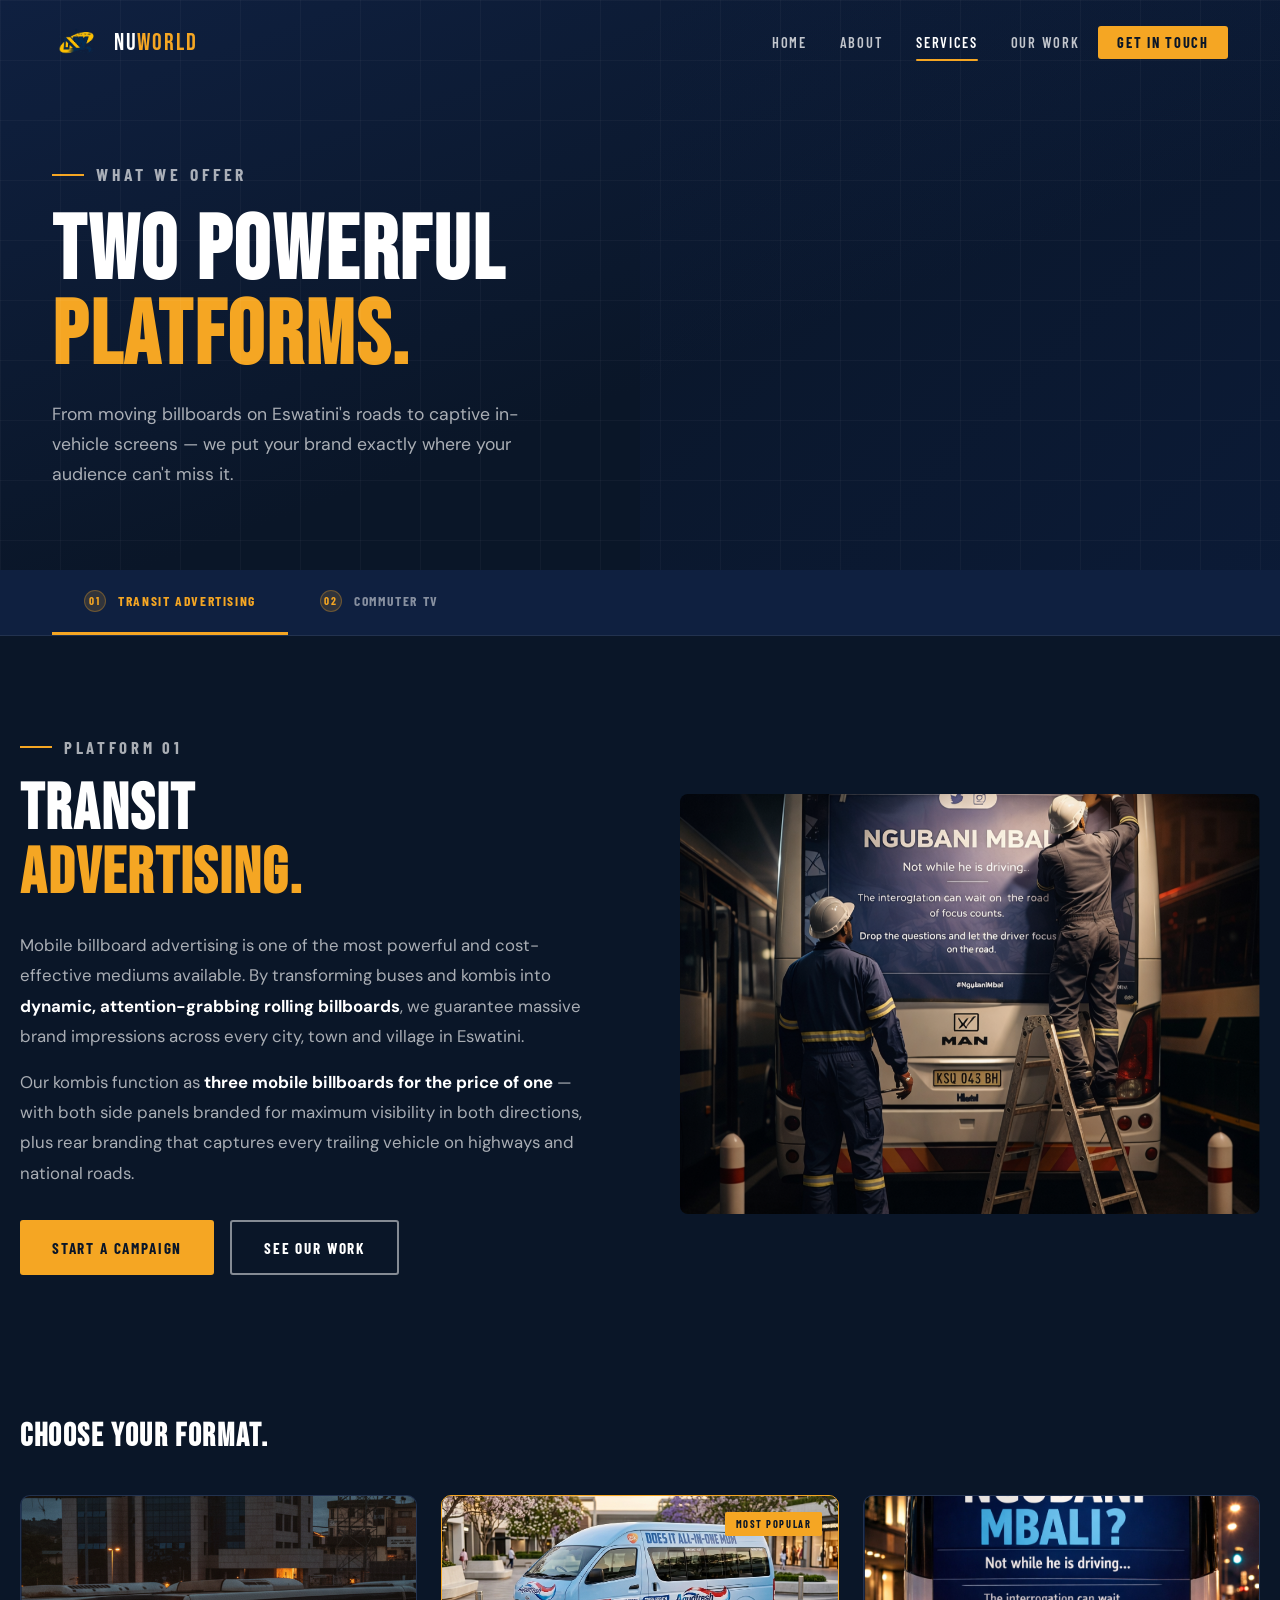
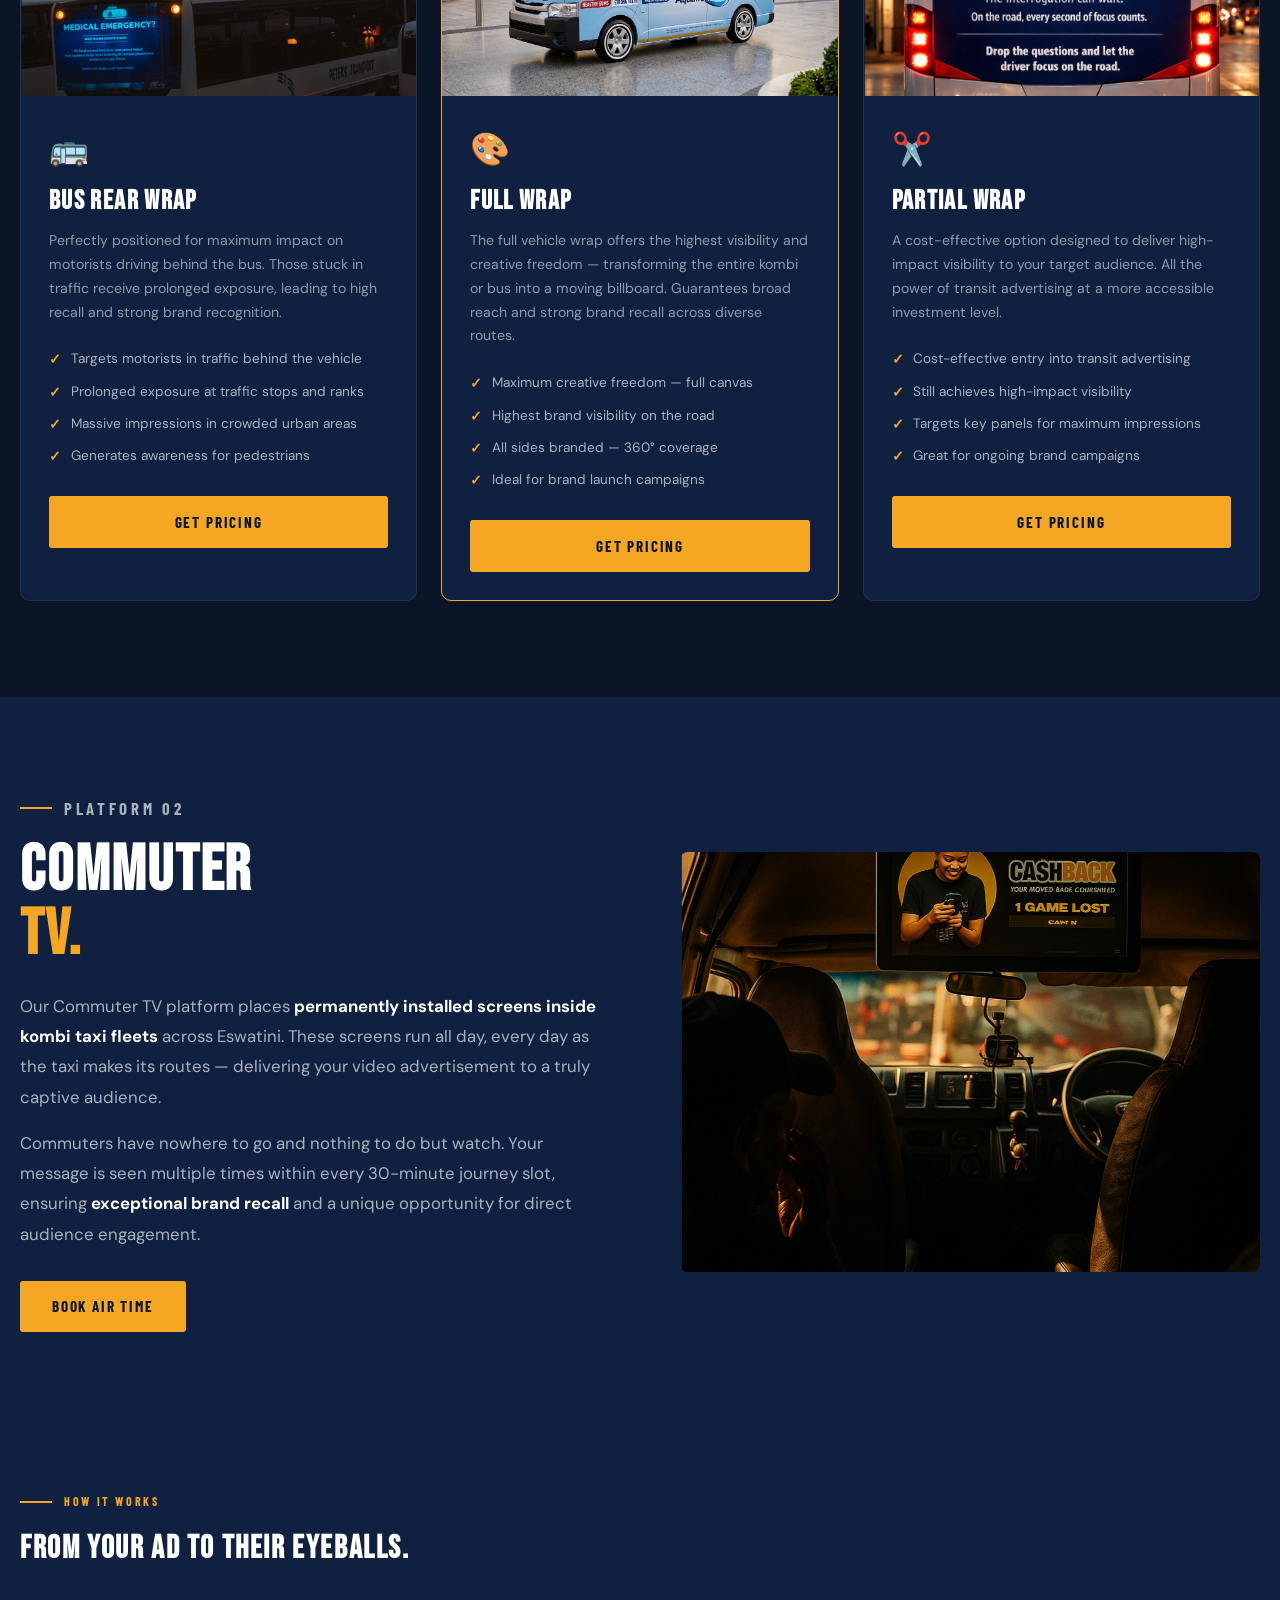
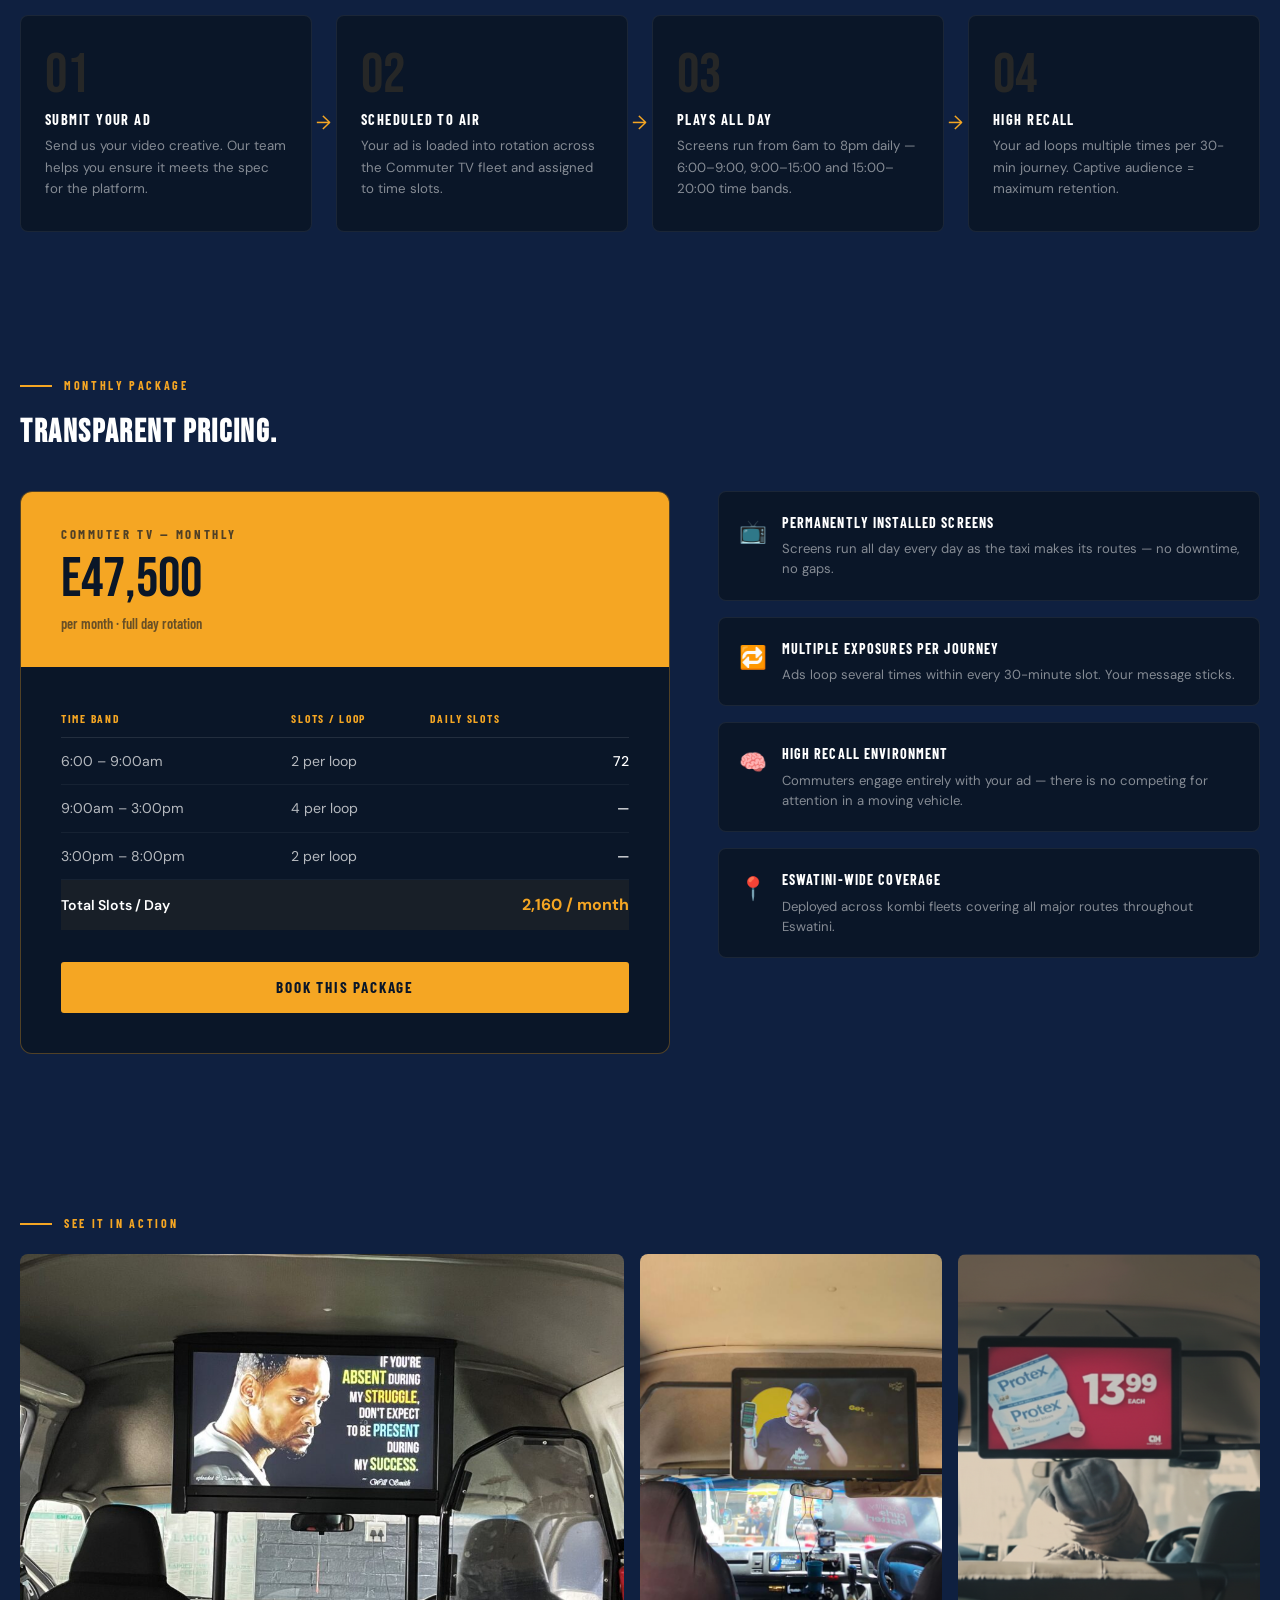
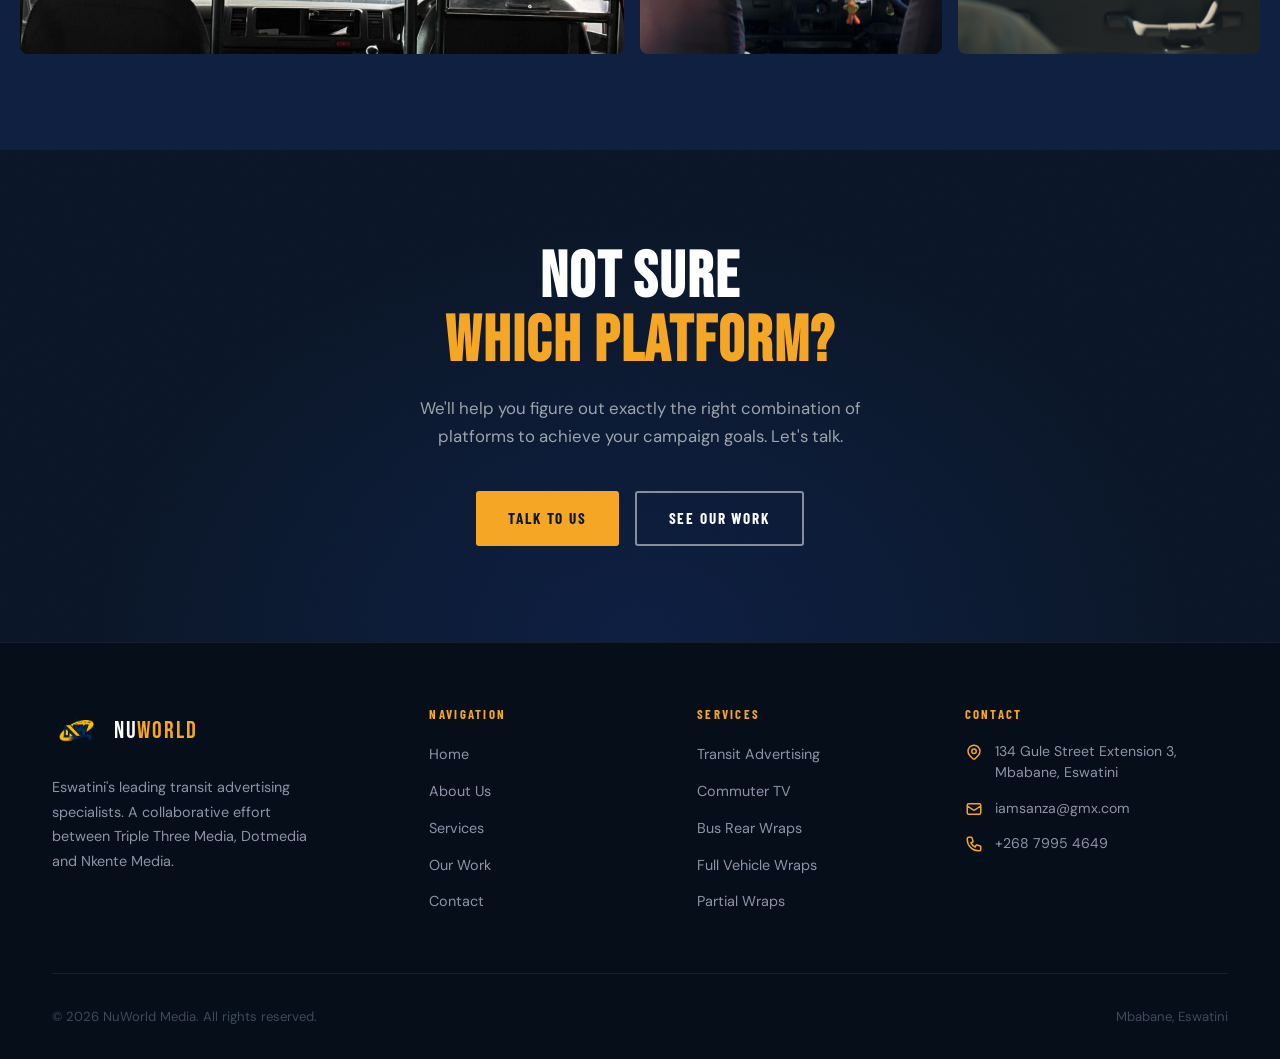
<file: services.html>
<!DOCTYPE html>
<html lang="en">
<head>
  <meta charset="UTF-8" />
  <meta name="viewport" content="width=device-width, initial-scale=1.0" />
  <title>Services — NuWorld Media</title>
  <meta name="description" content="NuWorld Media offers transit billboard advertising and Commuter TV across Eswatini. Bus rear wraps, full wraps, partial wraps and in-kombi video advertising." />
  <link rel="stylesheet" href="css/styles.css" />
  <style>
    /* ── SERVICES-SPECIFIC ── */

    /* Service Nav Tabs */
    .service-tabs {
      background: var(--navy-mid);
      border-bottom: 1px solid rgba(255,255,255,0.08);
      position: sticky;
      top: 72px;
      z-index: 50;
    }
    .service-tabs-inner {
      display: flex;
      gap: 0;
    }
    .service-tab {
      display: flex;
      align-items: center;
      gap: 0.75rem;
      padding: 1.25rem 2rem;
      font-family: var(--font-condensed);
      font-size: 0.85rem;
      font-weight: 700;
      letter-spacing: 0.12em;
      text-transform: uppercase;
      color: rgba(255,255,255,0.5);
      border-bottom: 3px solid transparent;
      transition: all 0.25s ease;
      cursor: pointer;
    }
    .service-tab:hover { color: var(--white); }
    .service-tab.active {
      color: var(--amber);
      border-bottom-color: var(--amber);
    }
    .service-tab-num {
      width: 22px;
      height: 22px;
      border-radius: 50%;
      background: rgba(245,166,35,0.15);
      border: 1px solid rgba(245,166,35,0.3);
      color: var(--amber);
      font-size: 0.7rem;
      display: flex;
      align-items: center;
      justify-content: center;
    }

    /* Section Intro */
    .service-intro {
      padding: 6rem 0 4rem;
    }
    .service-intro-layout {
      display: grid;
      grid-template-columns: 1fr 1fr;
      gap: 5rem;
      align-items: center;
    }
    .service-intro-text .section-title { margin-bottom: 1.5rem; }
    .service-intro-text p {
      color: rgba(255,255,255,0.65);
      font-size: 1.05rem;
      line-height: 1.8;
      margin-bottom: 1rem;
    }
    .service-intro-text p strong { color: var(--white); }
    .service-intro-img {
      border-radius: 8px;
      overflow: hidden;
      height: 420px;
    }
    .service-intro-img img {
      width: 100%; height: 100%;
      object-fit: cover;
    }

    /* Packages */
    .packages {
      padding: 5rem 0 6rem;
    }
    .packages h3 {
      font-family: var(--font-display);
      font-size: 2rem;
      letter-spacing: 0.05em;
      margin-bottom: 2.5rem;
      color: var(--white);
    }
    .packages-grid {
      display: grid;
      grid-template-columns: repeat(3, 1fr);
      gap: 1.5rem;
    }
    .package-card {
      background: var(--navy-mid);
      border: 1px solid rgba(255,255,255,0.08);
      border-radius: 10px;
      overflow: hidden;
      transition: all 0.35s ease;
      position: relative;
    }
    .package-card.featured {
      border-color: var(--amber);
    }
    .package-card.featured::before {
      content: 'Most Popular';
      position: absolute;
      top: 1rem; right: 1rem;
      font-family: var(--font-condensed);
      font-size: 0.65rem;
      font-weight: 700;
      letter-spacing: 0.15em;
      text-transform: uppercase;
      background: var(--amber);
      color: var(--navy);
      padding: 0.25rem 0.65rem;
      border-radius: 2px;
    }
    .package-card:hover {
      transform: translateY(-6px);
      box-shadow: 0 24px 60px rgba(0,0,0,0.4);
      border-color: rgba(245,166,35,0.35);
    }
    .package-img {
      height: 200px;
      overflow: hidden;
    }
    .package-img img {
      width: 100%; height: 100%;
      object-fit: cover;
      transition: transform 0.5s ease;
    }
    .package-card:hover .package-img img { transform: scale(1.05); }
    .package-body { padding: 1.75rem; }
    .package-icon { font-size: 2rem; margin-bottom: 0.75rem; }
    .package-body h4 {
      font-family: var(--font-display);
      font-size: 1.7rem;
      letter-spacing: 0.05em;
      color: var(--white);
      margin-bottom: 0.75rem;
    }
    .package-body p {
      font-size: 0.88rem;
      color: rgba(255,255,255,0.55);
      line-height: 1.7;
      margin-bottom: 1.5rem;
    }
    .package-features { margin-bottom: 1.75rem; }
    .package-feature {
      display: flex;
      align-items: flex-start;
      gap: 0.6rem;
      font-size: 0.85rem;
      color: rgba(255,255,255,0.65);
      margin-bottom: 0.6rem;
    }
    .package-feature::before {
      content: '✓';
      color: var(--amber);
      font-weight: 700;
      flex-shrink: 0;
      margin-top: 1px;
    }

    /* Commuter TV */
    .commuter-tv-section {
      background: var(--navy-mid);
    }
    .how-it-works {
      padding: 6rem 0 4rem;
    }
    .steps-grid {
      display: grid;
      grid-template-columns: repeat(4, 1fr);
      gap: 1.5rem;
      margin-top: 3rem;
    }
    .step {
      position: relative;
      padding: 2rem 1.5rem;
      background: var(--navy);
      border: 1px solid rgba(255,255,255,0.07);
      border-radius: 8px;
    }
    .step::after {
      content: '→';
      position: absolute;
      right: -1.25rem;
      top: 50%;
      transform: translateY(-50%);
      color: var(--amber);
      font-size: 1.2rem;
      z-index: 1;
    }
    .step:last-child::after { display: none; }
    .step-num {
      font-family: var(--font-display);
      font-size: 3.5rem;
      color: rgba(245,166,35,0.12);
      line-height: 1;
      margin-bottom: 0.5rem;
    }
    .step h4 {
      font-family: var(--font-condensed);
      font-size: 0.9rem;
      font-weight: 700;
      letter-spacing: 0.1em;
      text-transform: uppercase;
      color: var(--white);
      margin-bottom: 0.5rem;
    }
    .step p {
      font-size: 0.83rem;
      color: rgba(255,255,255,0.5);
      line-height: 1.6;
    }

    /* Pricing */
    .pricing {
      padding: 5rem 0 6rem;
    }
    .pricing-layout {
      display: grid;
      grid-template-columns: 1.2fr 1fr;
      gap: 3rem;
      align-items: start;
    }
    .pricing-card {
      background: var(--navy);
      border: 1px solid rgba(245,166,35,0.3);
      border-radius: 12px;
      overflow: hidden;
    }
    .pricing-card-header {
      background: var(--amber);
      padding: 2rem 2.5rem;
    }
    .pricing-card-header .plan-name {
      font-family: var(--font-condensed);
      font-size: 0.8rem;
      font-weight: 700;
      letter-spacing: 0.2em;
      text-transform: uppercase;
      color: rgba(10,22,40,0.7);
      margin-bottom: 0.5rem;
    }
    .pricing-card-header .price {
      font-family: var(--font-display);
      font-size: 3.5rem;
      color: var(--navy);
      line-height: 1;
    }
    .pricing-card-header .price-sub {
      font-family: var(--font-condensed);
      font-size: 0.9rem;
      font-weight: 600;
      color: rgba(10,22,40,0.6);
      margin-top: 0.25rem;
    }
    .pricing-card-body {
      padding: 2rem 2.5rem 2.5rem;
    }
    .pricing-table {
      width: 100%;
      border-collapse: collapse;
      margin-bottom: 2rem;
    }
    .pricing-table th {
      font-family: var(--font-condensed);
      font-size: 0.72rem;
      font-weight: 700;
      letter-spacing: 0.15em;
      text-transform: uppercase;
      color: var(--amber);
      text-align: left;
      padding: 0.6rem 0;
      border-bottom: 1px solid rgba(255,255,255,0.1);
    }
    .pricing-table td {
      font-size: 0.88rem;
      color: rgba(255,255,255,0.7);
      padding: 0.75rem 0;
      border-bottom: 1px solid rgba(255,255,255,0.05);
    }
    .pricing-table tr:last-child td { border-bottom: none; }
    .pricing-table td:last-child {
      text-align: right;
      color: var(--white);
      font-weight: 500;
    }
    .pricing-highlights {
      display: flex;
      flex-direction: column;
      gap: 1rem;
    }
    .p-highlight {
      display: flex;
      align-items: flex-start;
      gap: 0.9rem;
      padding: 1.25rem;
      background: var(--navy);
      border: 1px solid rgba(255,255,255,0.07);
      border-radius: 8px;
      transition: all 0.25s ease;
    }
    .p-highlight:hover {
      border-color: rgba(245,166,35,0.25);
      background: rgba(245,166,35,0.04);
    }
    .p-highlight .ph-icon {
      font-size: 1.4rem;
      flex-shrink: 0;
      margin-top: 2px;
    }
    .p-highlight h5 {
      font-family: var(--font-condensed);
      font-size: 0.88rem;
      font-weight: 700;
      letter-spacing: 0.08em;
      text-transform: uppercase;
      color: var(--white);
      margin-bottom: 0.3rem;
    }
    .p-highlight p {
      font-size: 0.82rem;
      color: rgba(255,255,255,0.5);
      line-height: 1.55;
    }

    /* CTV Images */
    .ctv-gallery {
      padding: 4rem 0 6rem;
    }
    .ctv-gallery-grid {
      display: grid;
      grid-template-columns: 2fr 1fr 1fr;
      gap: 1rem;
      height: 400px;
    }
    .ctv-gallery-item {
      border-radius: 8px;
      overflow: hidden;
    }
    .ctv-gallery-item img {
      width: 100%; height: 100%;
      object-fit: cover;
      transition: transform 0.5s ease;
    }
    .ctv-gallery-item:hover img { transform: scale(1.04); }

    /* Service CTA */
    .service-cta {
      padding: 6rem 0;
      background: var(--navy);
      text-align: center;
      position: relative;
      overflow: hidden;
    }
    .service-cta::before {
      content: '';
      position: absolute;
      inset: 0;
      background: radial-gradient(ellipse at 50% 100%, rgba(26,78,216,0.15) 0%, transparent 60%);
    }
    .service-cta-content { position: relative; z-index: 1; }
    .service-cta h2 {
      font-family: var(--font-display);
      font-size: clamp(2.5rem, 5vw, 4.5rem);
      letter-spacing: 0.03em;
      line-height: 1.0;
      margin-bottom: 1.25rem;
    }
    .service-cta p {
      color: rgba(255,255,255,0.6);
      font-size: 1.05rem;
      max-width: 480px;
      margin: 0 auto 2.5rem;
      line-height: 1.7;
    }

    @media (max-width: 1024px) {
      .service-intro-layout { grid-template-columns: 1fr; gap: 3rem; }
      .packages-grid { grid-template-columns: 1fr; }
      .steps-grid { grid-template-columns: 1fr 1fr; }
      .step::after { display: none; }
      .pricing-layout { grid-template-columns: 1fr; }
      .ctv-gallery-grid { grid-template-columns: 1fr 1fr; height: auto; }
      .ctv-gallery-item:first-child { grid-column: 1/-1; height: 260px; }
      .ctv-gallery-item:not(:first-child) { height: 180px; }
    }
    @media (max-width: 768px) {
      .steps-grid { grid-template-columns: 1fr; }
      .service-tab span.label { display: none; }
    }
  </style>
</head>
<body>

  <nav class="navbar scrolled" id="navbar">
    <div class="container">
      <div class="navbar-inner">
        <a href="index.html" class="logo-box">
          <img src="logo1.png" alt="NuWorld Media" style="height: 48px; width: auto;" />
          <div class="logo-text">Nu<span>World</span></div>
        </a>
        <ul class="nav-links">
          <li><a href="index.html">Home</a></li>
          <li><a href="about.html">About</a></li>
          <li><a href="services.html" class="active">Services</a></li>
          <li><a href="portfolio.html">Our Work</a></li>
          <li><a href="contact.html" class="nav-cta">Get In Touch</a></li>
        </ul>
        <button class="hamburger" id="hamburger" aria-label="Open menu">
          <span></span><span></span><span></span>
        </button>
      </div>
    </div>
  </nav>

  <div class="mobile-menu" id="mobileMenu">
    <button class="mobile-menu-close" id="menuClose">✕</button>
    <a href="index.html">Home</a>
    <a href="about.html">About</a>
    <a href="services.html">Services</a>
    <a href="portfolio.html">Our Work</a>
    <a href="contact.html">Get In Touch</a>
  </div>

  <section class="page-hero">
    <div class="page-hero-grid"></div>
    <div class="container">
      <p class="section-label">What We Offer</p>
      <h1>Two Powerful<br><span class="amber">Platforms.</span></h1>
      <p>From moving billboards on Eswatini's roads to captive in-vehicle screens — we put your brand exactly where your audience can't miss it.</p>
    </div>
  </section>

  <!-- SERVICE TABS -->
  <div class="service-tabs">
    <div class="container">
      <div class="service-tabs-inner">
        <a href="#transit" class="service-tab active" data-tab="transit">
          <span class="service-tab-num">01</span>
          <span class="label">Transit Advertising</span>
        </a>
        <a href="#commuter-tv" class="service-tab" data-tab="commuter-tv">
          <span class="service-tab-num">02</span>
          <span class="label">Commuter TV</span>
        </a>
      </div>
    </div>
  </div>

  <!-- ═══════════ TRANSIT ADVERTISING ═══════════ -->
  <section id="transit" style="background: var(--navy);">
    <div class="service-intro container">
      <div class="service-intro-layout">
        <div class="service-intro-text reveal">
          <p class="section-label">Platform 01</p>
          <h2 class="section-title">Transit<br><span class="amber">Advertising.</span></h2>
          <p>Mobile billboard advertising is one of the most powerful and cost-effective mediums available. By transforming buses and kombis into <strong>dynamic, attention-grabbing rolling billboards</strong>, we guarantee massive brand impressions across every city, town and village in Eswatini.</p>
          <p>Our kombis function as <strong>three mobile billboards for the price of one</strong> — with both side panels branded for maximum visibility in both directions, plus rear branding that captures every trailing vehicle on highways and national roads.</p>
          <div style="margin-top:2rem;display:flex;gap:1rem;flex-wrap:wrap;">
            <a href="contact.html" class="btn btn-amber">Start a Campaign</a>
            <a href="portfolio.html" class="btn btn-outline">See Our Work</a>
          </div>
        </div>
        <div class="service-intro-img reveal reveal-delay-2">
          <img src="workersScene.png" alt="Bus side transit advertising" loading="lazy" />
        </div>
      </div>
    </div>

    <div class="packages container">
      <h3 class="reveal">Choose Your Format.</h3>
      <div class="packages-grid">
        <div class="package-card reveal">
          <div class="package-img">
            <img src="busScene.png" alt="Bus rear wrap" loading="lazy" />
          </div>
          <div class="package-body">
            <div class="package-icon">🚌</div>
            <h4>Bus Rear Wrap</h4>
            <p>Perfectly positioned for maximum impact on motorists driving behind the bus. Those stuck in traffic receive prolonged exposure, leading to high recall and strong brand recognition.</p>
            <div class="package-features">
              <div class="package-feature">Targets motorists in traffic behind the vehicle</div>
              <div class="package-feature">Prolonged exposure at traffic stops and ranks</div>
              <div class="package-feature">Massive impressions in crowded urban areas</div>
              <div class="package-feature">Generates awareness for pedestrians</div>
            </div>
            <a href="contact.html" class="btn btn-amber" style="width:100%;justify-content:center;">Get Pricing</a>
          </div>
        </div>
        <div class="package-card featured reveal reveal-delay-1">
          <div class="package-img">
            <img src="Quantum.png" alt="Full kombi wrap" loading="lazy" />
          </div>
          <div class="package-body">
            <div class="package-icon">🎨</div>
            <h4>Full Wrap</h4>
            <p>The full vehicle wrap offers the highest visibility and creative freedom — transforming the entire kombi or bus into a moving billboard. Guarantees broad reach and strong brand recall across diverse routes.</p>
            <div class="package-features">
              <div class="package-feature">Maximum creative freedom — full canvas</div>
              <div class="package-feature">Highest brand visibility on the road</div>
              <div class="package-feature">All sides branded — 360° coverage</div>
              <div class="package-feature">Ideal for brand launch campaigns</div>
            </div>
            <a href="contact.html" class="btn btn-amber" style="width:100%;justify-content:center;">Get Pricing</a>
          </div>
        </div>
        <div class="package-card reveal reveal-delay-2">
          <div class="package-img">
            <img src="Outside1.png" alt="Partial vehicle wrap" loading="lazy" />
          </div>
          <div class="package-body">
            <div class="package-icon">✂️</div>
            <h4>Partial Wrap</h4>
            <p>A cost-effective option designed to deliver high-impact visibility to your target audience. All the power of transit advertising at a more accessible investment level.</p>
            <div class="package-features">
              <div class="package-feature">Cost-effective entry into transit advertising</div>
              <div class="package-feature">Still achieves high-impact visibility</div>
              <div class="package-feature">Targets key panels for maximum impressions</div>
              <div class="package-feature">Great for ongoing brand campaigns</div>
            </div>
            <a href="contact.html" class="btn btn-amber" style="width:100%;justify-content:center;">Get Pricing</a>
          </div>
        </div>
      </div>
    </div>
  </section>

  <!-- ═══════════ COMMUTER TV ═══════════ -->
  <section id="commuter-tv" class="commuter-tv-section">
    <div class="service-intro container">
      <div class="service-intro-layout" style="grid-template-columns:1fr 1fr;">
        <div class="service-intro-text reveal">
          <p class="section-label">Platform 02</p>
          <h2 class="section-title">Commuter<br><span class="amber">TV.</span></h2>
          <p>Our Commuter TV platform places <strong>permanently installed screens inside kombi taxi fleets</strong> across Eswatini. These screens run all day, every day as the taxi makes its routes — delivering your video advertisement to a truly captive audience.</p>
          <p>Commuters have nowhere to go and nothing to do but watch. Your message is seen multiple times within every 30-minute journey slot, ensuring <strong>exceptional brand recall</strong> and a unique opportunity for direct audience engagement.</p>
          <div style="margin-top:2rem;display:flex;gap:1rem;flex-wrap:wrap;">
            <a href="contact.html" class="btn btn-amber">Book Air Time</a>
          </div>
        </div>
        <div class="service-intro-img reveal reveal-delay-2">
          <img src="inside3.png" alt="Commuter TV screen inside kombi" loading="lazy" />
        </div>
      </div>
    </div>

    <div class="how-it-works container">
      <p class="section-label reveal">How It Works</p>
      <h3 class="reveal" style="font-family:var(--font-display);font-size:2rem;letter-spacing:.05em;margin-bottom:0;color:var(--white);">From Your Ad to Their Eyeballs.</h3>
      <div class="steps-grid">
        <div class="step reveal">
          <div class="step-num">01</div>
          <h4>Submit Your Ad</h4>
          <p>Send us your video creative. Our team helps you ensure it meets the spec for the platform.</p>
        </div>
        <div class="step reveal reveal-delay-1">
          <div class="step-num">02</div>
          <h4>Scheduled to Air</h4>
          <p>Your ad is loaded into rotation across the Commuter TV fleet and assigned to time slots.</p>
        </div>
        <div class="step reveal reveal-delay-2">
          <div class="step-num">03</div>
          <h4>Plays All Day</h4>
          <p>Screens run from 6am to 8pm daily — 6:00–9:00, 9:00–15:00 and 15:00–20:00 time bands.</p>
        </div>
        <div class="step reveal reveal-delay-3">
          <div class="step-num">04</div>
          <h4>High Recall</h4>
          <p>Your ad loops multiple times per 30-min journey. Captive audience = maximum retention.</p>
        </div>
      </div>
    </div>

    <div class="pricing container">
      <p class="section-label reveal">Monthly Package</p>
      <h3 class="reveal" style="font-family:var(--font-display);font-size:2rem;letter-spacing:.05em;margin-bottom:2.5rem;color:var(--white);">Transparent Pricing.</h3>
      <div class="pricing-layout">
        <div class="pricing-card reveal">
          <div class="pricing-card-header">
            <div class="plan-name">Commuter TV — Monthly</div>
            <div class="price">E47,500</div>
            <div class="price-sub">per month · full day rotation</div>
          </div>
          <div class="pricing-card-body">
            <table class="pricing-table">
              <thead>
                <tr>
                  <th>Time Band</th>
                  <th>Slots / Loop</th>
                  <th>Daily Slots</th>
                </tr>
              </thead>
              <tbody>
                <tr>
                  <td>6:00 – 9:00am</td>
                  <td>2 per loop</td>
                  <td>72</td>
                </tr>
                <tr>
                  <td>9:00am – 3:00pm</td>
                  <td>4 per loop</td>
                  <td>—</td>
                </tr>
                <tr>
                  <td>3:00pm – 8:00pm</td>
                  <td>2 per loop</td>
                  <td>—</td>
                </tr>
                <tr style="background:rgba(245,166,35,0.06);">
                  <td style="color:var(--white);font-weight:600;">Total Slots / Day</td>
                  <td></td>
                  <td style="color:var(--amber);font-weight:700;font-size:1rem;">2,160 / month</td>
                </tr>
              </tbody>
            </table>
            <a href="contact.html" class="btn btn-amber" style="width:100%;justify-content:center;">Book This Package</a>
          </div>
        </div>
        <div class="pricing-highlights reveal reveal-delay-1">
          <div class="p-highlight">
            <div class="ph-icon">📺</div>
            <div>
              <h5>Permanently Installed Screens</h5>
              <p>Screens run all day every day as the taxi makes its routes — no downtime, no gaps.</p>
            </div>
          </div>
          <div class="p-highlight">
            <div class="ph-icon">🔁</div>
            <div>
              <h5>Multiple Exposures Per Journey</h5>
              <p>Ads loop several times within every 30-minute slot. Your message sticks.</p>
            </div>
          </div>
          <div class="p-highlight">
            <div class="ph-icon">🧠</div>
            <div>
              <h5>High Recall Environment</h5>
              <p>Commuters engage entirely with your ad — there is no competing for attention in a moving vehicle.</p>
            </div>
          </div>
          <div class="p-highlight">
            <div class="ph-icon">📍</div>
            <div>
              <h5>Eswatini-Wide Coverage</h5>
              <p>Deployed across kombi fleets covering all major routes throughout Eswatini.</p>
            </div>
          </div>
        </div>
      </div>
    </div>

    <div class="ctv-gallery container">
      <p class="section-label reveal">See It In Action</p>
      <div class="ctv-gallery-grid">
        <div class="ctv-gallery-item reveal">
          <img src="tvInside.jpg" alt="Commuter TV screen inside kombi" loading="lazy" />
        </div>
        <div class="ctv-gallery-item reveal reveal-delay-1">
          <img src="Inside.jpg" alt="In-taxi advertising screen" loading="lazy" />
        </div>
        <div class="ctv-gallery-item reveal reveal-delay-2">
          <img src="inter1.png" alt="Kombi TV advertisement" loading="lazy" />
        </div>
      </div>
    </div>
  </section>

  <!-- SERVICE CTA -->
  <section class="service-cta noise">
    <div class="service-cta-content container reveal">
      <h2>NOT SURE<br><span class="amber">WHICH PLATFORM?</span></h2>
      <p>We'll help you figure out exactly the right combination of platforms to achieve your campaign goals. Let's talk.</p>
      <div style="display:flex;gap:1rem;justify-content:center;flex-wrap:wrap;">
        <a href="contact.html" class="btn btn-amber">Talk to Us</a>
        <a href="portfolio.html" class="btn btn-outline">See Our Work</a>
      </div>
    </div>
  </section>

  <!-- FOOTER -->
  <footer>
    <div class="container">
      <div class="footer-grid">
        <div class="footer-brand">
          <a href="index.html" class="logo-box">
            <img src="logo1.png" alt="NuWorld Media" style="height: 48px; width: auto;" />
            <div class="logo-text">Nu<span>World</span></div>
          </a>
          <p>Eswatini's leading transit advertising specialists. A collaborative effort between Triple Three Media, Dotmedia and Nkente Media.</p>
        </div>
        <div class="footer-col">
          <h4>Navigation</h4>
          <ul>
            <li><a href="index.html">Home</a></li>
            <li><a href="about.html">About Us</a></li>
            <li><a href="services.html">Services</a></li>
            <li><a href="portfolio.html">Our Work</a></li>
            <li><a href="contact.html">Contact</a></li>
          </ul>
        </div>
        <div class="footer-col">
          <h4>Services</h4>
          <ul>
            <li><a href="#transit">Transit Advertising</a></li>
            <li><a href="#commuter-tv">Commuter TV</a></li>
            <li><a href="#transit">Bus Rear Wraps</a></li>
            <li><a href="#transit">Full Vehicle Wraps</a></li>
            <li><a href="#transit">Partial Wraps</a></li>
          </ul>
        </div>
        <div class="footer-col">
          <h4>Contact</h4>
          <div class="footer-contact-item">
            <svg class="icon" fill="none" stroke="currentColor" stroke-width="2" viewBox="0 0 24 24"><path d="M17.657 16.657L13.414 20.9a1.998 1.998 0 01-2.827 0l-4.244-4.243a8 8 0 1111.314 0z"/><path d="M15 11a3 3 0 11-6 0 3 3 0 016 0z"/></svg>
            <span>134 Gule Street Extension 3,<br>Mbabane, Eswatini</span>
          </div>
          <div class="footer-contact-item">
            <svg class="icon" fill="none" stroke="currentColor" stroke-width="2" viewBox="0 0 24 24"><path d="M3 8l7.89 5.26a2 2 0 002.22 0L21 8M5 19h14a2 2 0 002-2V7a2 2 0 00-2-2H5a2 2 0 00-2 2v10a2 2 0 002 2z"/></svg>
            <span>iamsanza@gmx.com</span>
          </div>
          <div class="footer-contact-item">
            <svg class="icon" fill="none" stroke="currentColor" stroke-width="2" viewBox="0 0 24 24"><path d="M3 5a2 2 0 012-2h3.28a1 1 0 01.948.684l1.498 4.493a1 1 0 01-.502 1.21l-2.257 1.13a11.042 11.042 0 005.516 5.516l1.13-2.257a1 1 0 011.21-.502l4.493 1.498a1 1 0 01.684.949V19a2 2 0 01-2 2h-1C9.716 21 3 14.284 3 6V5z"/></svg>
            <span>+268 7995 4649</span>
          </div>
        </div>
      </div>
      <div class="footer-bottom">
        <span>&copy; 2026 NuWorld Media. All rights reserved.</span>
        <span>Mbabane, Eswatini</span>
      </div>
    </div>
  </footer>

  <script>
    const navbar = document.getElementById('navbar');
    window.addEventListener('scroll', () => {
      navbar.classList.toggle('scrolled', window.scrollY > 60);
      // Update active tab on scroll
      const transitSection = document.getElementById('transit');
      const ctvSection = document.getElementById('commuter-tv');
      const tabs = document.querySelectorAll('.service-tab');
      const scrollY = window.scrollY + 200;
      if (ctvSection && scrollY >= ctvSection.offsetTop) {
        tabs.forEach(t => t.classList.remove('active'));
        document.querySelector('[data-tab="commuter-tv"]').classList.add('active');
      } else {
        tabs.forEach(t => t.classList.remove('active'));
        document.querySelector('[data-tab="transit"]').classList.add('active');
      }
    });
    document.getElementById('hamburger').addEventListener('click', () => {
      document.getElementById('mobileMenu').classList.add('open');
    });
    document.getElementById('menuClose').addEventListener('click', () => {
      document.getElementById('mobileMenu').classList.remove('open');
    });
    const revealEls = document.querySelectorAll('.reveal');
    const observer = new IntersectionObserver((entries) => {
      entries.forEach(entry => {
        if (entry.isIntersecting) { entry.target.classList.add('visible'); observer.unobserve(entry.target); }
      });
    }, { threshold: 0.1 });
    revealEls.forEach(el => observer.observe(el));
  </script>
</body>
</html>
</file>
<file: css/styles.css>
/* =============================================
   NUWORLD MEDIA — SHARED STYLES
   ============================================= */

@import url('https://fonts.googleapis.com/css2?family=Bebas+Neue&family=DM+Sans:ital,opsz,wght@0,9..40,300;0,9..40,400;0,9..40,500;0,9..40,600;0,9..40,700;1,9..40,300;1,9..40,400&family=Barlow+Condensed:wght@300;400;600;700;800&display=swap');

/* ── Variables ── */
:root {
  --navy:      #0A1628;
  --navy-mid:  #0F2040;
  --blue:      #1A4ED8;
  --blue-light:#3B72F0;
  --amber:     #F5A623;
  --amber-dark:#D4861A;
  --white:     #FFFFFF;
  --off-white: #F0F2F7;
  --grey:      #8A96A8;
  --grey-dark: #3D4A5C;
  --font-display: 'Bebas Neue', sans-serif;
  --font-condensed: 'Barlow Condensed', sans-serif;
  --font-body: 'DM Sans', sans-serif;
}

/* ── Reset ── */
*, *::before, *::after { box-sizing: border-box; margin: 0; padding: 0; }
html { scroll-behavior: smooth; font-size: 16px; }
body {
  background: var(--navy);
  color: var(--white);
  font-family: var(--font-body);
  line-height: 1.6;
  overflow-x: hidden;
}
img { max-width: 100%; display: block; }
a { text-decoration: none; color: inherit; }
ul { list-style: none; }

/* ── Typography ── */
h1, h2, h3, h4 { line-height: 1.1; }
.display {
  font-family: var(--font-display);
  letter-spacing: 0.03em;
}
.condensed {
  font-family: var(--font-condensed);
  letter-spacing: 0.05em;
}

/* ── Utility ── */
.container {
  width: 100%;
  max-width: 1240px;
  margin: 0 auto;
  padding: 0 2rem;
}
.amber { color: var(--amber); }
.blue  { color: var(--blue-light); }
.tag {
  display: inline-block;
  font-family: var(--font-condensed);
  font-size: 0.75rem;
  font-weight: 700;
  letter-spacing: 0.2em;
  text-transform: uppercase;
  color: var(--amber);
  background: rgba(245,166,35,0.12);
  border: 1px solid rgba(245,166,35,0.35);
  padding: 0.3rem 0.9rem;
  border-radius: 2px;
}

/* ── Buttons ── */
.btn {
  display: inline-flex;
  align-items: center;
  gap: 0.5rem;
  font-family: var(--font-condensed);
  font-size: 0.95rem;
  font-weight: 700;
  letter-spacing: 0.12em;
  text-transform: uppercase;
  padding: 0.85rem 2rem;
  border-radius: 3px;
  cursor: pointer;
  transition: all 0.25s ease;
  border: none;
}
.btn-amber {
  background: var(--amber);
  color: var(--navy);
}
.btn-amber:hover {
  background: var(--amber-dark);
  transform: translateY(-2px);
  box-shadow: 0 8px 24px rgba(245,166,35,0.35);
}
.btn-outline {
  background: transparent;
  color: var(--white);
  border: 2px solid rgba(255,255,255,0.5);
}
.btn-outline:hover {
  border-color: var(--white);
  background: rgba(255,255,255,0.08);
  transform: translateY(-2px);
}
.btn-blue {
  background: var(--blue);
  color: var(--white);
}
.btn-blue:hover {
  background: var(--blue-light);
  transform: translateY(-2px);
  box-shadow: 0 8px 24px rgba(26,78,216,0.4);
}

/* ── Navbar ── */
.navbar {
  position: fixed;
  top: 0; left: 0; right: 0;
  z-index: 100;
  padding: 1.2rem 0;
  transition: all 0.35s ease;
}
.navbar.scrolled {
  background: rgba(10,22,40,0.97);
  backdrop-filter: blur(12px);
  padding: 0.85rem 0;
  border-bottom: 1px solid rgba(255,255,255,0.08);
  box-shadow: 0 4px 30px rgba(0,0,0,0.4);
}
.navbar-inner {
  display: flex;
  align-items: center;
  justify-content: space-between;
}
.logo-box {
  display: flex;
  align-items: center;
  gap: 0.85rem;
}
.logo-placeholder {
  width: 48px;
  height: 48px;
  border: 2px dashed rgba(245,166,35,0.6);
  border-radius: 4px;
  display: flex;
  align-items: center;
  justify-content: center;
  font-family: var(--font-condensed);
  font-size: 0.55rem;
  font-weight: 600;
  letter-spacing: 0.05em;
  color: rgba(245,166,35,0.6);
  text-align: center;
  line-height: 1.3;
  text-transform: uppercase;
  flex-shrink: 0;
}
.logo-text {
  font-family: var(--font-display);
  font-size: 1.5rem;
  letter-spacing: 0.08em;
  color: var(--white);
  line-height: 1;
}
.logo-text span { color: var(--amber); }
.nav-links {
  display: flex;
  align-items: center;
  gap: 0.25rem;
}
.nav-links a {
  font-family: var(--font-condensed);
  font-size: 0.9rem;
  font-weight: 600;
  letter-spacing: 0.12em;
  text-transform: uppercase;
  color: rgba(255,255,255,0.75);
  padding: 0.5rem 0.9rem;
  border-radius: 3px;
  transition: all 0.2s ease;
  position: relative;
}
.nav-links a:hover, .nav-links a.active {
  color: var(--white);
}
.nav-links a.active::after {
  content: '';
  position: absolute;
  bottom: -2px; left: 0.9rem; right: 0.9rem;
  height: 2px;
  background: var(--amber);
  border-radius: 2px;
}
.nav-cta {
  background: var(--amber);
  color: var(--navy) !important;
  padding: 0.5rem 1.2rem !important;
  font-weight: 700 !important;
}
.nav-cta:hover {
  background: var(--amber-dark);
  color: var(--navy) !important;
}
.nav-cta::after { display: none !important; }

/* Hamburger */
.hamburger {
  display: none;
  flex-direction: column;
  gap: 5px;
  cursor: pointer;
  padding: 0.5rem;
}
.hamburger span {
  display: block;
  width: 24px;
  height: 2px;
  background: var(--white);
  transition: all 0.3s ease;
  border-radius: 2px;
}
.mobile-menu {
  display: none;
  position: fixed;
  top: 0; left: 0; right: 0; bottom: 0;
  background: var(--navy);
  z-index: 99;
  flex-direction: column;
  align-items: center;
  justify-content: center;
  gap: 2rem;
}
.mobile-menu.open { display: flex; }
.mobile-menu a {
  font-family: var(--font-display);
  font-size: 2.5rem;
  letter-spacing: 0.08em;
  color: var(--white);
  transition: color 0.2s;
}
.mobile-menu a:hover { color: var(--amber); }
.mobile-menu-close {
  position: absolute;
  top: 1.5rem; right: 1.5rem;
  background: none; border: none;
  color: var(--white);
  font-size: 2rem;
  cursor: pointer;
}

/* ── Page Hero (inner pages) ── */
.page-hero {
  padding: 10rem 0 5rem;
  background: linear-gradient(160deg, var(--navy-mid) 0%, var(--navy) 60%);
  position: relative;
  overflow: hidden;
}
.page-hero::before {
  content: '';
  position: absolute;
  top: 0; right: 0;
  width: 50%;
  height: 100%;
  background: linear-gradient(135deg, transparent 0%, rgba(26,78,216,0.08) 100%);
}
.page-hero-grid {
  position: absolute;
  inset: 0;
  background-image:
    linear-gradient(rgba(255,255,255,0.03) 1px, transparent 1px),
    linear-gradient(90deg, rgba(255,255,255,0.03) 1px, transparent 1px);
  background-size: 60px 60px;
}
.page-hero h1 {
  font-family: var(--font-display);
  font-size: clamp(3.5rem, 7vw, 6rem);
  letter-spacing: 0.03em;
  line-height: 0.95;
  margin-bottom: 1.25rem;
}
.page-hero p {
  font-size: 1.1rem;
  color: rgba(255,255,255,0.65);
  max-width: 520px;
  line-height: 1.7;
}

/* ── Section Styles ── */
section { position: relative; overflow: hidden; }

.section-label {
  font-family: var(--font-condensed);
  font-size: 0.75rem;
  font-weight: 700;
  letter-spacing: 0.22em;
  text-transform: uppercase;
  color: var(--amber);
  display: flex;
  align-items: center;
  gap: 0.75rem;
  margin-bottom: 1.25rem;
}
.section-label::before {
  content: '';
  display: block;
  width: 32px;
  height: 2px;
  background: var(--amber);
  flex-shrink: 0;
}

.section-title {
  font-family: var(--font-display);
  font-size: clamp(2.5rem, 5vw, 4rem);
  letter-spacing: 0.03em;
  line-height: 1.0;
  margin-bottom: 1.25rem;
}

/* ── Divider ── */
.angled-divider {
  position: absolute;
  bottom: -1px; left: 0; right: 0;
  height: 80px;
  overflow: hidden;
}
.angled-divider svg { width: 100%; height: 100%; }

/* ── Footer ── */
footer {
  background: #060E1A;
  padding: 4rem 0 2rem;
  border-top: 1px solid rgba(255,255,255,0.07);
}
.footer-grid {
  display: grid;
  grid-template-columns: 1.5fr 1fr 1fr 1.2fr;
  gap: 3rem;
  margin-bottom: 3rem;
}
.footer-brand .logo-box { margin-bottom: 1.25rem; }
.footer-brand p {
  font-size: 0.9rem;
  color: var(--grey);
  line-height: 1.7;
  max-width: 260px;
}
.footer-col h4 {
  font-family: var(--font-condensed);
  font-size: 0.8rem;
  font-weight: 700;
  letter-spacing: 0.18em;
  text-transform: uppercase;
  color: var(--amber);
  margin-bottom: 1.25rem;
}
.footer-col ul li {
  margin-bottom: 0.7rem;
}
.footer-col ul li a {
  font-size: 0.9rem;
  color: var(--grey);
  transition: color 0.2s;
}
.footer-col ul li a:hover { color: var(--white); }
.footer-contact-item {
  display: flex;
  align-items: flex-start;
  gap: 0.75rem;
  margin-bottom: 0.9rem;
}
.footer-contact-item .icon {
  width: 18px;
  height: 18px;
  color: var(--amber);
  flex-shrink: 0;
  margin-top: 2px;
}
.footer-contact-item span {
  font-size: 0.88rem;
  color: var(--grey);
  line-height: 1.5;
}
.footer-bottom {
  display: flex;
  align-items: center;
  justify-content: space-between;
  padding-top: 2rem;
  border-top: 1px solid rgba(255,255,255,0.07);
  font-size: 0.82rem;
  color: var(--grey-dark);
}
.footer-bottom a { color: var(--grey-dark); }
.footer-bottom a:hover { color: var(--grey); }

/* ── Scroll Reveal Animations ── */
.reveal {
  opacity: 0;
  transform: translateY(32px);
  transition: opacity 0.7s ease, transform 0.7s ease;
}
.reveal.visible {
  opacity: 1;
  transform: translateY(0);
}
.reveal-delay-1 { transition-delay: 0.1s; }
.reveal-delay-2 { transition-delay: 0.2s; }
.reveal-delay-3 { transition-delay: 0.3s; }
.reveal-delay-4 { transition-delay: 0.4s; }

/* ── Noise Overlay ── */
.noise::after {
  content: '';
  position: absolute;
  inset: 0;
  background-image: url("data:image/svg+xml,%3Csvg viewBox='0 0 256 256' xmlns='http://www.w3.org/2000/svg'%3E%3Cfilter id='noise'%3E%3CfeTurbulence type='fractalNoise' baseFrequency='0.9' numOctaves='4' stitchTiles='stitch'/%3E%3C/filter%3E%3Crect width='100%25' height='100%25' filter='url(%23noise)' opacity='0.035'/%3E%3C/svg%3E");
  pointer-events: none;
  z-index: 1;
  opacity: 0.4;
}

/* ── Responsive ── */
@media (max-width: 1024px) {
  .footer-grid { grid-template-columns: 1fr 1fr; gap: 2rem; }
}
@media (max-width: 768px) {
  .nav-links { display: none; }
  .hamburger { display: flex; }
  .footer-grid { grid-template-columns: 1fr; gap: 2rem; }
  .footer-bottom { flex-direction: column; gap: 0.5rem; text-align: center; }
}
</file>
